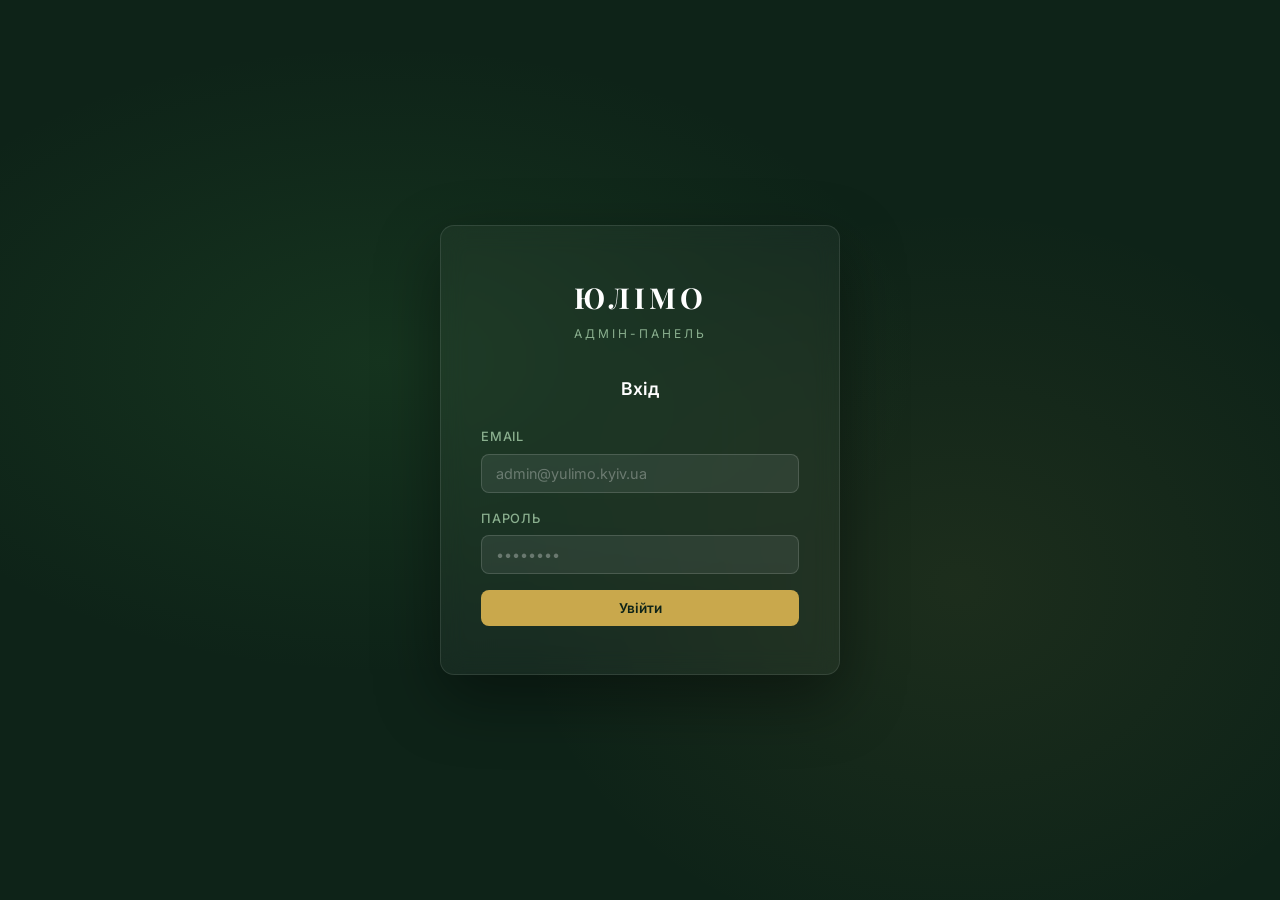
<file: frontend/admin/login.html>
<!DOCTYPE html>
<html lang="uk">
<head>
    <meta charset="UTF-8">
    <meta name="viewport" content="width=device-width, initial-scale=1.0">
    <title>Вхід — Адмін-панель Юлімо</title>
    <meta name="robots" content="noindex, nofollow">
    <link rel="preconnect" href="https://fonts.googleapis.com">
    <link rel="preconnect" href="https://fonts.gstatic.com" crossorigin>
    <link href="https://fonts.googleapis.com/css2?family=Playfair+Display:wght@400;600;700&family=Inter:wght@300;400;500;600;700&display=swap" rel="stylesheet">
    <link rel="stylesheet" href="css/admin.css">
</head>
<body class="login-page">

    <div class="login-card">
        <div class="login-logo">
            <span class="logo-text">ЮЛІМО</span>
            <span class="admin-label">Адмін-панель</span>
        </div>

        <p class="login-title">Вхід</p>

        <div id="alertBox" class="alert alert-error"></div>

        <form id="loginForm" novalidate>
            <div class="form-group">
                <label for="email">Email</label>
                <input
                    type="email"
                    id="email"
                    name="email"
                    placeholder="admin@yulimo.kyiv.ua"
                    autocomplete="username"
                    required
                >
            </div>

            <div class="form-group">
                <label for="password">Пароль</label>
                <input
                    type="password"
                    id="password"
                    name="password"
                    placeholder="••••••••"
                    autocomplete="current-password"
                    required
                >
            </div>

            <button type="submit" class="btn btn-primary btn-block" id="submitBtn">
                Увійти
            </button>
        </form>
    </div>

    <div id="toast-container"></div>

    <script type="module">
        import { setToken, getToken } from './js/auth.js';
        import { login } from './js/api.js';

        /* If already authenticated, go to bookings */
        if (getToken()) {
            window.location.replace('/admin/bookings.html');
        }

        const form      = document.getElementById('loginForm');
        const alertBox  = document.getElementById('alertBox');
        const submitBtn = document.getElementById('submitBtn');

        function showError(msg) {
            alertBox.textContent = msg;
            alertBox.className = 'alert alert-error show';
        }

        function hideError() {
            alertBox.className = 'alert alert-error';
        }

        form.addEventListener('submit', async (e) => {
            e.preventDefault();
            hideError();

            const email    = form.email.value.trim();
            const password = form.password.value;

            if (!email || !password) {
                showError('Введіть email і пароль');
                return;
            }

            submitBtn.disabled = true;
            submitBtn.textContent = 'Вхід...';

            try {
                const data = await login(email, password);
                setToken(data.access_token);
                window.location.replace('/admin/bookings.html');
            } catch (err) {
                showError(err.message || 'Помилка входу');
                submitBtn.disabled = false;
                submitBtn.textContent = 'Увійти';
            }
        });
    </script>
</body>
</html>
</file>
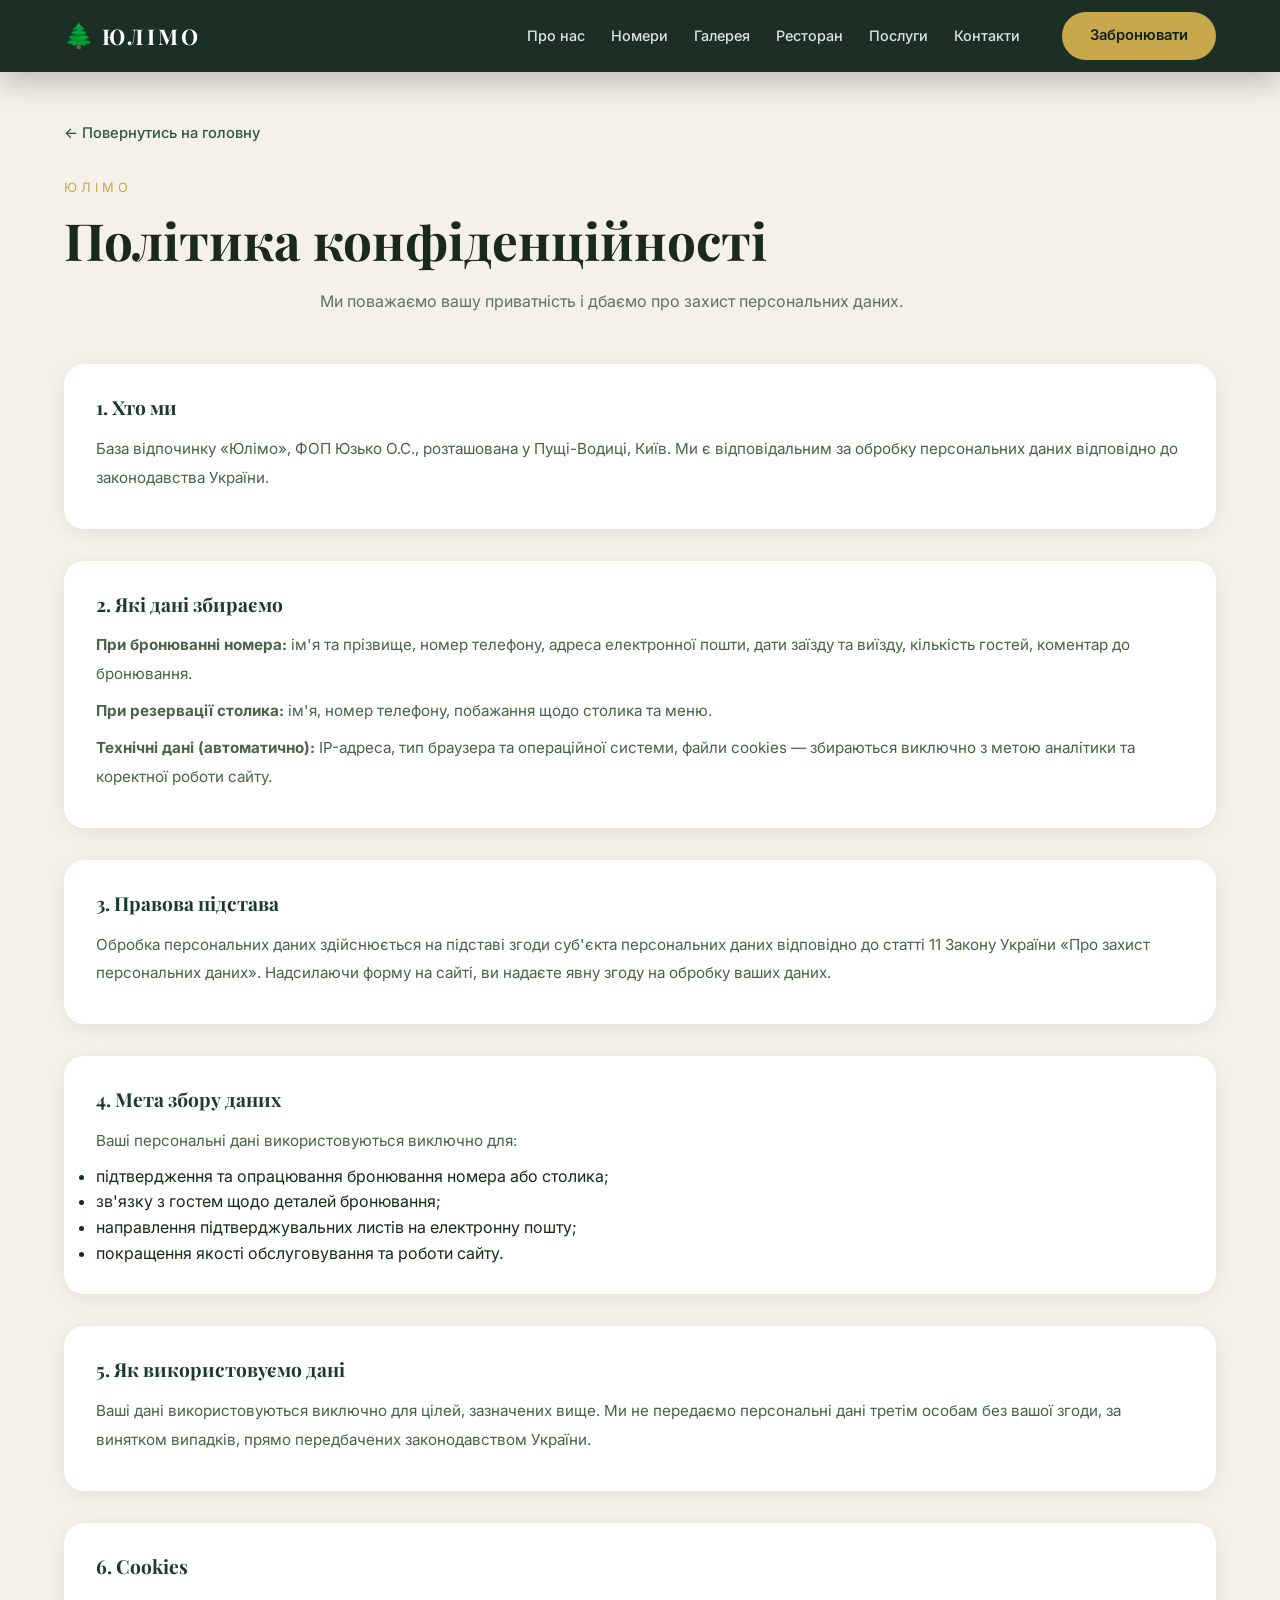
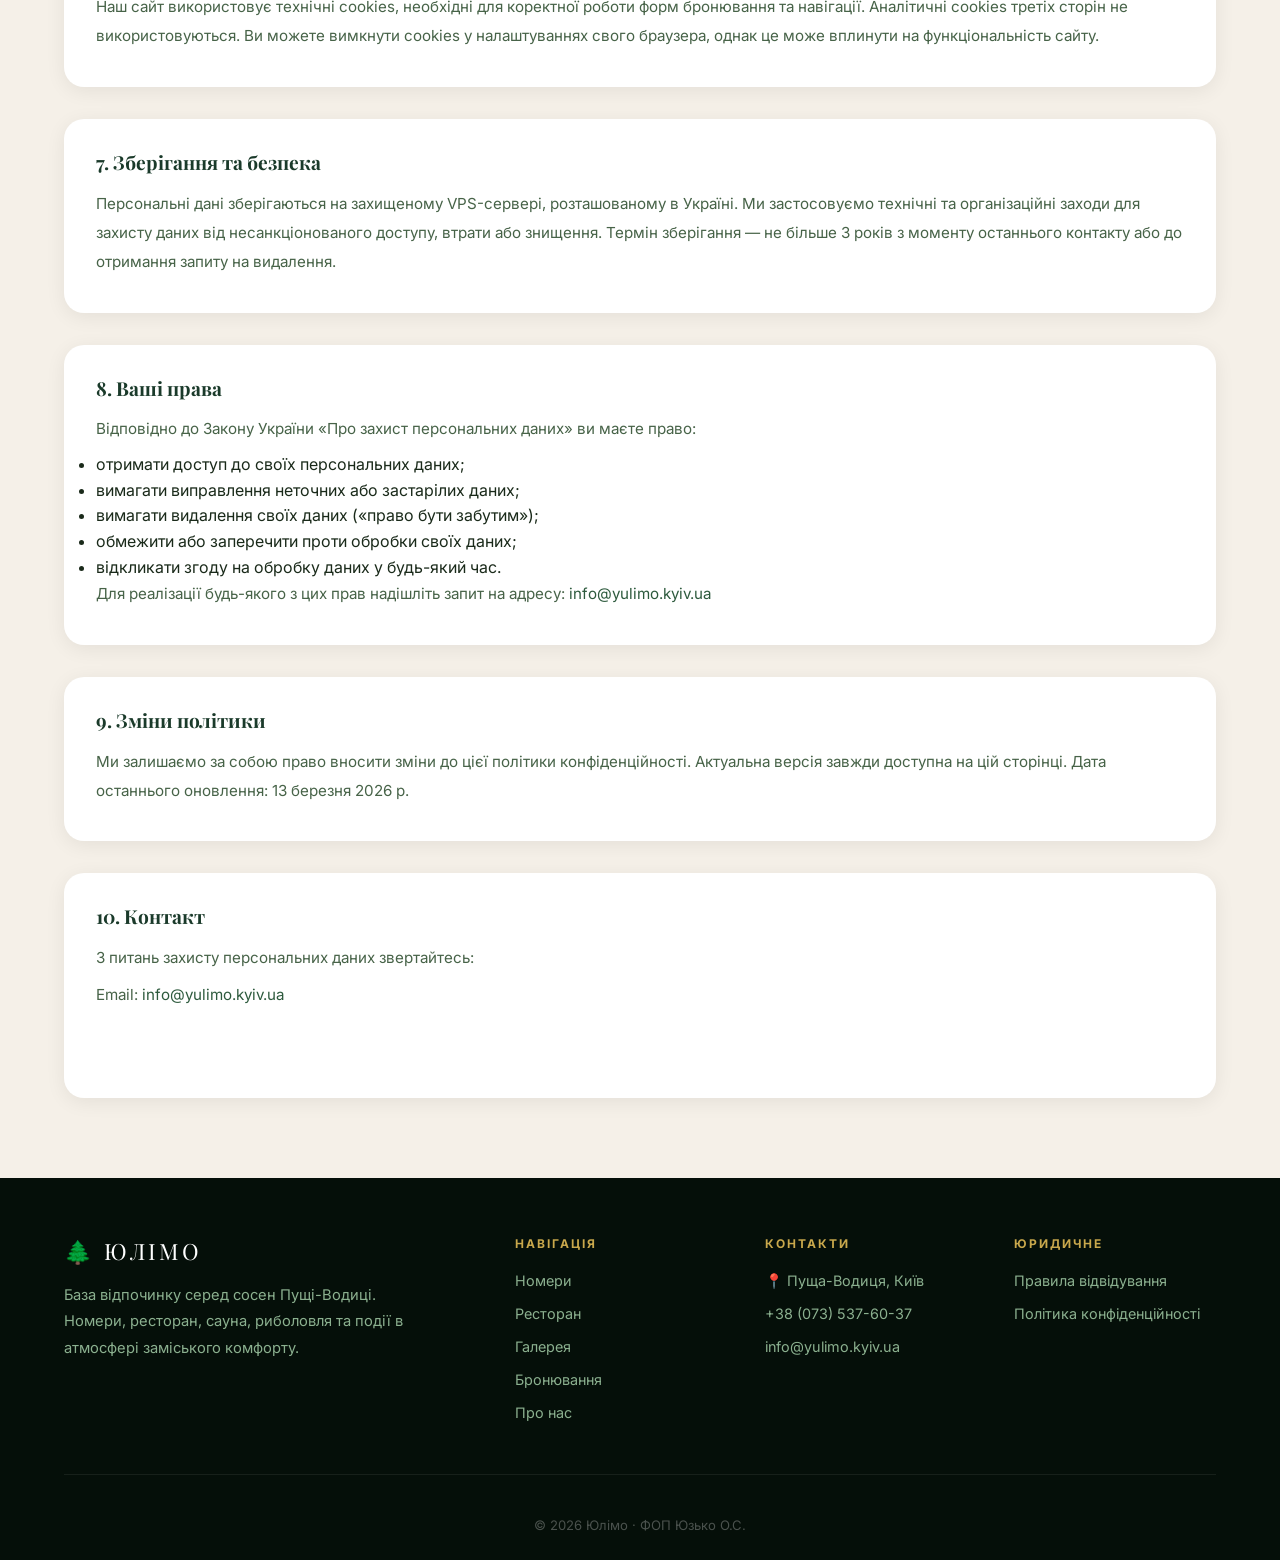
<file: frontend/pages/privacy.html>
<!DOCTYPE html>
<html lang="uk">
<head>
    <meta charset="UTF-8">
    <meta name="viewport" content="width=device-width, initial-scale=1.0">
    <title>Політика конфіденційності — Юлімо</title>
    <meta name="description" content="Політика конфіденційності бази відпочинку Юлімо — як ми збираємо, використовуємо та зберігаємо ваші дані.">
    <meta name="robots" content="index, follow">
    <link rel="icon" type="image/x-icon" href="/favicon.ico">
    <link rel="preconnect" href="https://fonts.googleapis.com">
    <link rel="preconnect" href="https://fonts.gstatic.com" crossorigin>
    <link href="https://fonts.googleapis.com/css2?family=Playfair+Display:wght@400;600;700&family=Inter:wght@300;400;500;600;700&display=swap" rel="stylesheet">
    <link rel="stylesheet" href="../css/style.css">
</head>
<body>
    <nav class="navbar scrolled" id="navbar">
        <div class="container nav-inner">
            <a href="../index.html" class="logo">
                <span class="logo-icon">🌲</span>
                <span class="logo-text">ЮЛІМО</span>
            </a>
            <ul class="nav-links" id="navLinks">
                <li><a href="../index.html#about">Про нас</a></li>
                <li><a href="../index.html#rooms">Номери</a></li>
                <li><a href="../index.html#gallery">Галерея</a></li>
                <li><a href="../index.html#restaurant">Ресторан</a></li>
                <li><a href="../index.html#services">Послуги</a></li>
                <li><a href="../index.html#contacts">Контакти</a></li>
            </ul>
            <a href="../index.html#booking" class="btn btn-primary nav-btn">Забронювати</a>
            <button class="burger" id="burger" aria-label="Меню" aria-expanded="false" aria-controls="navLinks">
                <span></span><span></span><span></span>
            </button>
        </div>
    </nav>

    <main class="page-content">
        <div class="container">
            <a href="../index.html" class="back-link">← Повернутись на головну</a>

            <div class="page-header">
                <p class="section-label">Юлімо</p>
                <h1 class="section-title">Політика конфіденційності</h1>
                <p class="section-subtitle">Ми поважаємо вашу приватність і дбаємо про захист персональних даних.</p>
            </div>

            <div class="privacy-content">
                <div class="privacy-section">
                    <h2>1. Хто ми</h2>
                    <p>База відпочинку «Юлімо», ФОП Юзько О.С., розташована у Пущі-Водиці, Київ. Ми є відповідальним за обробку персональних даних відповідно до законодавства України.</p>
                </div>

                <div class="privacy-section">
                    <h2>2. Які дані збираємо</h2>
                    <p><strong>При бронюванні номера:</strong> ім'я та прізвище, номер телефону, адреса електронної пошти, дати заїзду та виїзду, кількість гостей, коментар до бронювання.</p>
                    <p><strong>При резервації столика:</strong> ім'я, номер телефону, побажання щодо столика та меню.</p>
                    <p><strong>Технічні дані (автоматично):</strong> IP-адреса, тип браузера та операційної системи, файли cookies — збираються виключно з метою аналітики та коректної роботи сайту.</p>
                </div>

                <div class="privacy-section">
                    <h2>3. Правова підстава</h2>
                    <p>Обробка персональних даних здійснюється на підставі згоди суб'єкта персональних даних відповідно до статті 11 Закону України «Про захист персональних даних». Надсилаючи форму на сайті, ви надаєте явну згоду на обробку ваших даних.</p>
                </div>

                <div class="privacy-section">
                    <h2>4. Мета збору даних</h2>
                    <p>Ваші персональні дані використовуються виключно для:</p>
                    <ul>
                        <li>підтвердження та опрацювання бронювання номера або столика;</li>
                        <li>зв'язку з гостем щодо деталей бронювання;</li>
                        <li>направлення підтверджувальних листів на електронну пошту;</li>
                        <li>покращення якості обслуговування та роботи сайту.</li>
                    </ul>
                </div>

                <div class="privacy-section">
                    <h2>5. Як використовуємо дані</h2>
                    <p>Ваші дані використовуються виключно для цілей, зазначених вище. Ми не передаємо персональні дані третім особам без вашої згоди, за винятком випадків, прямо передбачених законодавством України.</p>
                </div>

                <div class="privacy-section">
                    <h2>6. Cookies</h2>
                    <p>Наш сайт використовує технічні cookies, необхідні для коректної роботи форм бронювання та навігації. Аналітичні cookies третіх сторін не використовуються. Ви можете вимкнути cookies у налаштуваннях свого браузера, однак це може вплинути на функціональність сайту.</p>
                </div>

                <div class="privacy-section">
                    <h2>7. Зберігання та безпека</h2>
                    <p>Персональні дані зберігаються на захищеному VPS-сервері, розташованому в Україні. Ми застосовуємо технічні та організаційні заходи для захисту даних від несанкціонованого доступу, втрати або знищення. Термін зберігання — не більше 3 років з моменту останнього контакту або до отримання запиту на видалення.</p>
                </div>

                <div class="privacy-section">
                    <h2>8. Ваші права</h2>
                    <p>Відповідно до Закону України «Про захист персональних даних» ви маєте право:</p>
                    <ul>
                        <li>отримати доступ до своїх персональних даних;</li>
                        <li>вимагати виправлення неточних або застарілих даних;</li>
                        <li>вимагати видалення своїх даних («право бути забутим»);</li>
                        <li>обмежити або заперечити проти обробки своїх даних;</li>
                        <li>відкликати згоду на обробку даних у будь-який час.</li>
                    </ul>
                    <p>Для реалізації будь-якого з цих прав надішліть запит на адресу: <a href="mailto:info@yulimo.kyiv.ua">info@yulimo.kyiv.ua</a></p>
                </div>

                <div class="privacy-section">
                    <h2>9. Зміни політики</h2>
                    <p>Ми залишаємо за собою право вносити зміни до цієї політики конфіденційності. Актуальна версія завжди доступна на цій сторінці. Дата останнього оновлення: 13 березня 2026 р.</p>
                </div>

                <div class="privacy-section">
                    <h2>10. Контакт</h2>
                    <p>З питань захисту персональних даних звертайтесь:</p>
                    <p>Email: <a href="mailto:info@yulimo.kyiv.ua">info@yulimo.kyiv.ua</a></p>
                    <p><button class="btn btn-outline contact-popup-trigger" onclick="openContactPopup()">Написати нам</button></p>
                </div>
            </div>
        </div>
    </main>

    <footer class="footer">
        <div class="container">
            <div class="footer-top">
                <div class="footer-brand">
                    <div class="footer-logo">🌲 ЮЛІМО</div>
                    <p>База відпочинку серед сосен Пущі-Водиці. Номери, ресторан, сауна, риболовля та події в атмосфері заміського комфорту.</p>
                </div>
                <div class="footer-links">
                    <h5>Навігація</h5>
                    <a href="../index.html#rooms">Номери</a>
                    <a href="../index.html#restaurant">Ресторан</a>
                    <a href="../index.html#gallery">Галерея</a>
                    <a href="../index.html#booking">Бронювання</a>
                    <a href="../index.html#about">Про нас</a>
                </div>
                <div class="footer-contacts">
                    <h5>Контакти</h5>
                    <span class="footer-placeholder">📍 Пуща-Водиця, Київ</span>
                    <a href="tel:+380735376037">+38 (073) 537-60-37</a>
                    <a href="mailto:info@yulimo.kyiv.ua">info@yulimo.kyiv.ua</a>
                </div>
                <div class="footer-legal">
                    <h5>Юридичне</h5>
                    <a href="rules.html">Правила відвідування</a>
                    <a href="privacy.html">Політика конфіденційності</a>
                </div>
            </div>
            <div class="footer-bottom">
                <p>© 2026 Юлімо · ФОП Юзько О.С.</p>
            </div>
        </div>
    </footer>

    <div id="contactPopupOverlay" style="display:none; position:fixed; top:0; left:0; width:100%; height:100%; background:rgba(0,0,0,0.6); z-index:9999; align-items:center; justify-content:center;">
        <div style="background:#fff; border-radius:16px; padding:32px; max-width:480px; width:90%; position:relative;">
            <button onclick="closeContactPopup()" style="position:absolute; top:16px; right:16px; background:none; border:none; font-size:24px; cursor:pointer; line-height:1;" aria-label="Закрити">&times;</button>
            <h2 style="margin-top:0; margin-bottom:24px;">Напишіть нам</h2>
            <form id="contactForm" onsubmit="submitContactForm(event)">
                <div style="margin-bottom:16px;">
                    <label style="display:block; margin-bottom:6px; font-weight:500;">Ім'я</label>
                    <input type="text" id="contactName" required placeholder="Ваше ім'я" style="width:100%; padding:10px 14px; border:1px solid #ddd; border-radius:8px; font-size:16px; box-sizing:border-box;">
                </div>
                <div style="margin-bottom:16px;">
                    <label style="display:block; margin-bottom:6px; font-weight:500;">Email</label>
                    <input type="email" id="contactEmail" required placeholder="your@email.com" style="width:100%; padding:10px 14px; border:1px solid #ddd; border-radius:8px; font-size:16px; box-sizing:border-box;">
                </div>
                <div style="margin-bottom:20px;">
                    <label style="display:block; margin-bottom:6px; font-weight:500;">Повідомлення</label>
                    <textarea id="contactMessage" required placeholder="Ваше повідомлення..." rows="5" style="width:100%; padding:10px 14px; border:1px solid #ddd; border-radius:8px; font-size:16px; box-sizing:border-box; resize:vertical;"></textarea>
                </div>
                <div id="contactFormMsg" style="display:none; margin-bottom:16px; padding:12px; border-radius:8px;"></div>
                <button type="submit" class="btn btn-primary" style="width:100%;">Надіслати</button>
            </form>
        </div>
    </div>

    <script>
        function openContactPopup() {
            const overlay = document.getElementById('contactPopupOverlay');
            overlay.style.display = 'flex';
            document.body.style.overflow = 'hidden';
        }
        function closeContactPopup() {
            const overlay = document.getElementById('contactPopupOverlay');
            overlay.style.display = 'none';
            document.body.style.overflow = '';
            const msg = document.getElementById('contactFormMsg');
            msg.style.display = 'none';
            document.getElementById('contactForm').reset();
        }
        document.getElementById('contactPopupOverlay').addEventListener('click', function(e) {
            if (e.target === this) closeContactPopup();
        });
        async function submitContactForm(e) {
            e.preventDefault();
            const name = document.getElementById('contactName').value.trim();
            const email = document.getElementById('contactEmail').value.trim();
            const message = document.getElementById('contactMessage').value.trim();
            const msgEl = document.getElementById('contactFormMsg');
            try {
                const resp = await fetch('/api/contact', {
                    method: 'POST',
                    headers: {'Content-Type': 'application/json'},
                    body: JSON.stringify({name, email, message}),
                });
                const result = await resp.json();
                if (resp.ok && result.success) {
                    msgEl.textContent = 'Дякуємо! Ми відповімо найближчим часом.';
                    msgEl.style.display = 'block';
                    msgEl.style.background = '#d4edda';
                    msgEl.style.color = '#155724';
                    setTimeout(closeContactPopup, 2000);
                } else {
                    throw new Error('server');
                }
            } catch (_) {
                msgEl.textContent = 'Виникла помилка. Будь ласка, спробуйте пізніше.';
                msgEl.style.display = 'block';
                msgEl.style.background = '#f8d7da';
                msgEl.style.color = '#721c24';
            }
        }
    </script>
</body>
</html>
</file>
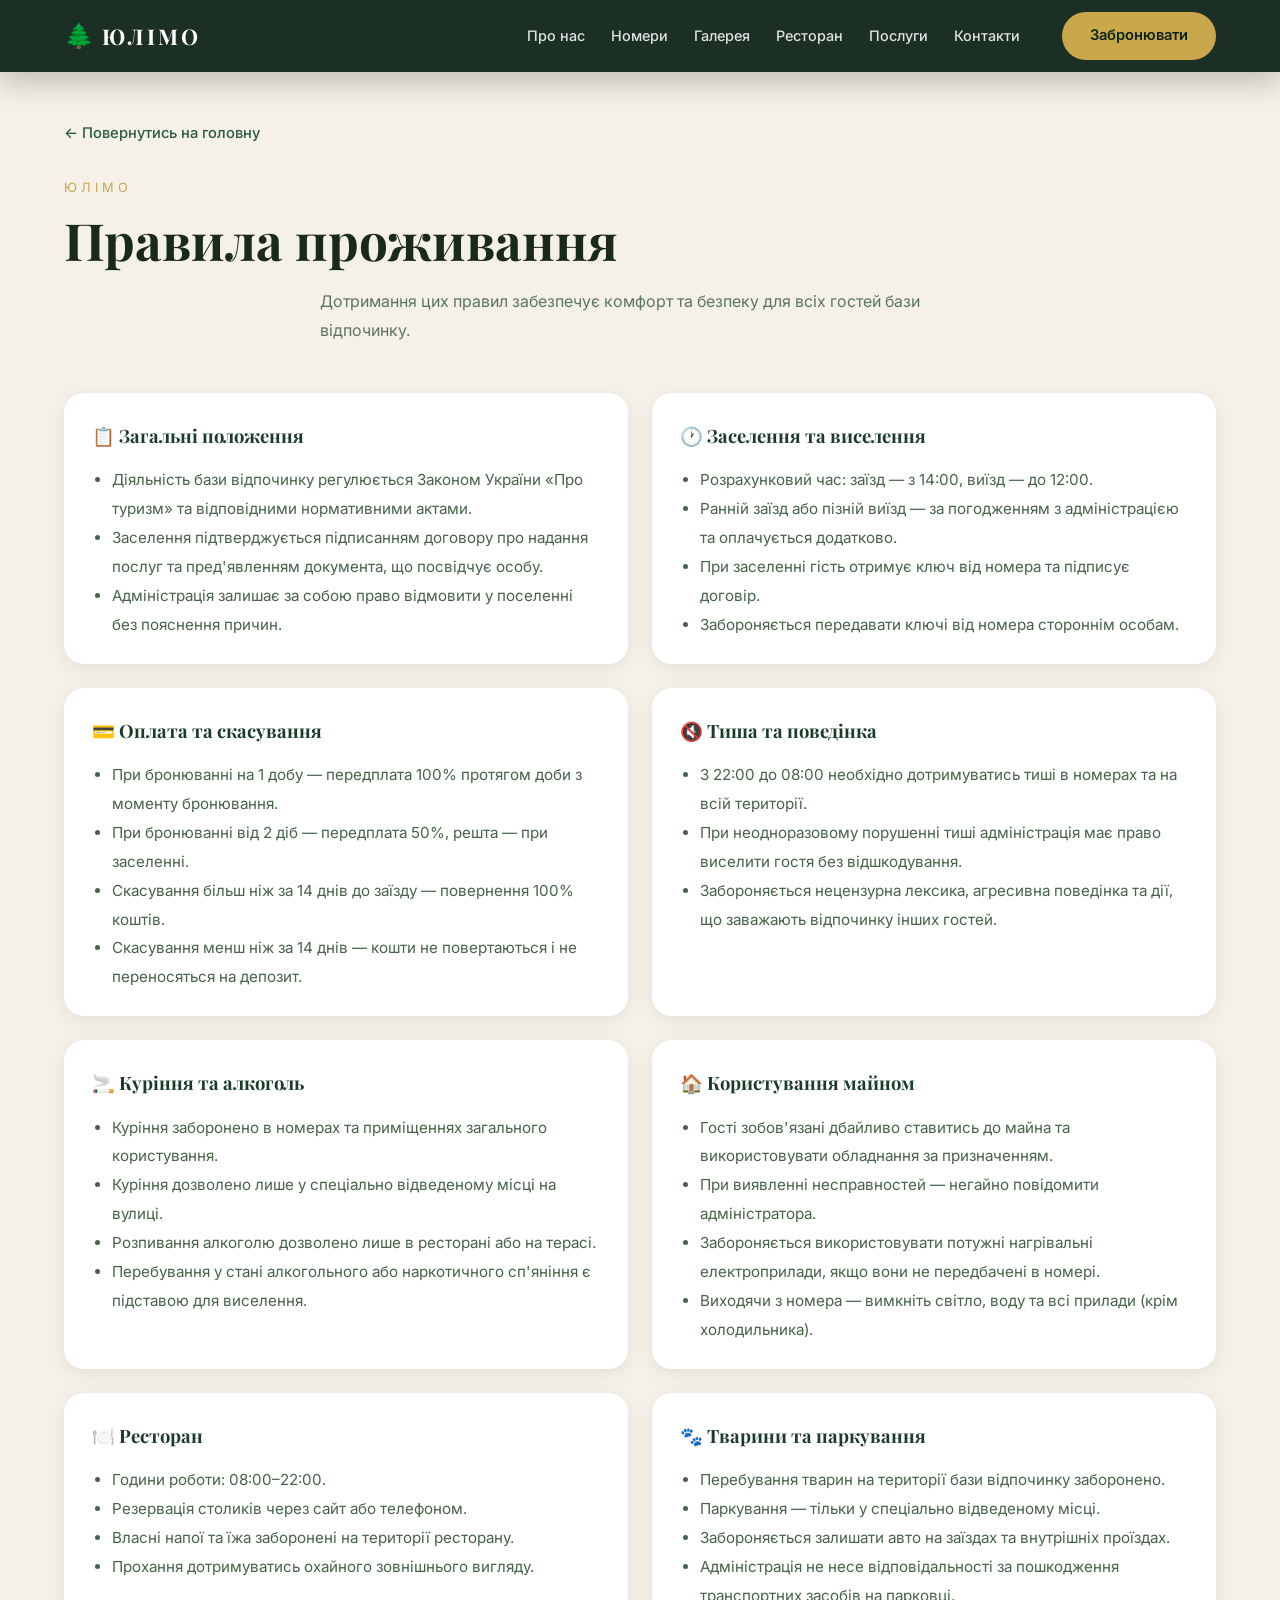
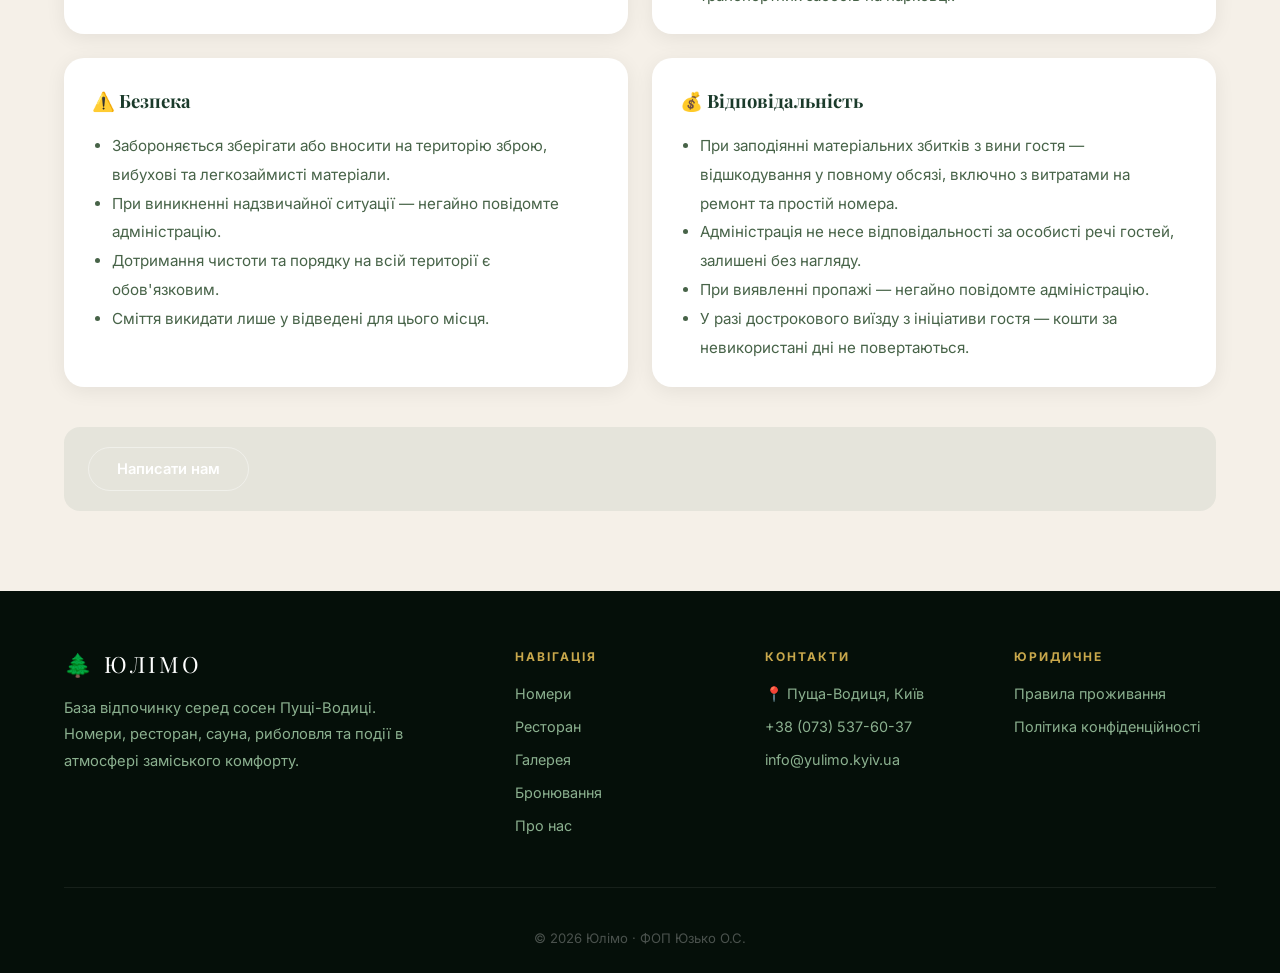
<file: frontend/pages/rules.html>
<!DOCTYPE html>
<html lang="uk">
<head>
    <meta charset="UTF-8">
    <meta name="viewport" content="width=device-width, initial-scale=1.0">
    <title>Правила проживання — Юлімо</title>
    <meta name="description" content="Правила проживання та внутрішній розпорядок бази відпочинку Юлімо.">
    <meta name="robots" content="index, follow">
    <link rel="icon" type="image/x-icon" href="/favicon.ico">
    <link rel="preconnect" href="https://fonts.googleapis.com">
    <link rel="preconnect" href="https://fonts.gstatic.com" crossorigin>
    <link href="https://fonts.googleapis.com/css2?family=Playfair+Display:wght@400;600;700&family=Inter:wght@300;400;500;600;700&display=swap" rel="stylesheet">
    <link rel="stylesheet" href="../css/style.css">
</head>
<body>
    <nav class="navbar scrolled" id="navbar">
        <div class="container nav-inner">
            <a href="../index.html" class="logo">
                <span class="logo-icon">🌲</span>
                <span class="logo-text">ЮЛІМО</span>
            </a>
            <ul class="nav-links" id="navLinks">
                <li><a href="../index.html#about">Про нас</a></li>
                <li><a href="../index.html#rooms">Номери</a></li>
                <li><a href="../index.html#gallery">Галерея</a></li>
                <li><a href="../index.html#restaurant">Ресторан</a></li>
                <li><a href="../index.html#services">Послуги</a></li>
                <li><a href="../index.html#contacts">Контакти</a></li>
            </ul>
            <a href="../index.html#booking" class="btn btn-primary nav-btn">Забронювати</a>
            <button class="burger" id="burger" aria-label="Меню" aria-expanded="false" aria-controls="navLinks">
                <span></span><span></span><span></span>
            </button>
        </div>
    </nav>

    <main class="page-content">
        <div class="container">
            <a href="../index.html" class="back-link">← Повернутись на головну</a>

            <div class="page-header">
                <p class="section-label">Юлімо</p>
                <h1 class="section-title">Правила проживання</h1>
                <p class="section-subtitle">Дотримання цих правил забезпечує комфорт та безпеку для всіх гостей бази відпочинку.</p>
            </div>

            <div class="rules-grid">

                <div class="rules-section">
                    <h2>📋 Загальні положення</h2>
                    <ul>
                        <li>Діяльність бази відпочинку регулюється Законом України «Про туризм» та відповідними нормативними актами.</li>
                        <li>Заселення підтверджується підписанням договору про надання послуг та пред'явленням документа, що посвідчує особу.</li>
                        <li>Адміністрація залишає за собою право відмовити у поселенні без пояснення причин.</li>
                    </ul>
                </div>

                <div class="rules-section">
                    <h2>🕐 Заселення та виселення</h2>
                    <ul>
                        <li>Розрахунковий час: заїзд — з 14:00, виїзд — до 12:00.</li>
                        <li>Ранній заїзд або пізній виїзд — за погодженням з адміністрацією та оплачується додатково.</li>
                        <li>При заселенні гість отримує ключ від номера та підписує договір.</li>
                        <li>Забороняється передавати ключі від номера стороннім особам.</li>
                    </ul>
                </div>

                <div class="rules-section">
                    <h2>💳 Оплата та скасування</h2>
                    <ul>
                        <li>При бронюванні на 1 добу — передплата 100% протягом доби з моменту бронювання.</li>
                        <li>При бронюванні від 2 діб — передплата 50%, решта — при заселенні.</li>
                        <li>Скасування більш ніж за 14 днів до заїзду — повернення 100% коштів.</li>
                        <li>Скасування менш ніж за 14 днів — кошти не повертаються і не переносяться на депозит.</li>
                    </ul>
                </div>

                <div class="rules-section">
                    <h2>🔇 Тиша та поведінка</h2>
                    <ul>
                        <li>З 22:00 до 08:00 необхідно дотримуватись тиші в номерах та на всій території.</li>
                        <li>При неодноразовому порушенні тиші адміністрація має право виселити гостя без відшкодування.</li>
                        <li>Забороняється нецензурна лексика, агресивна поведінка та дії, що заважають відпочинку інших гостей.</li>
                    </ul>
                </div>

                <div class="rules-section">
                    <h2>🚬 Куріння та алкоголь</h2>
                    <ul>
                        <li>Куріння заборонено в номерах та приміщеннях загального користування.</li>
                        <li>Куріння дозволено лише у спеціально відведеному місці на вулиці.</li>
                        <li>Розпивання алкоголю дозволено лише в ресторані або на терасі.</li>
                        <li>Перебування у стані алкогольного або наркотичного сп'яніння є підставою для виселення.</li>
                    </ul>
                </div>

                <div class="rules-section">
                    <h2>🏠 Користування майном</h2>
                    <ul>
                        <li>Гості зобов'язані дбайливо ставитись до майна та використовувати обладнання за призначенням.</li>
                        <li>При виявленні несправностей — негайно повідомити адміністратора.</li>
                        <li>Забороняється використовувати потужні нагрівальні електроприлади, якщо вони не передбачені в номері.</li>
                        <li>Виходячи з номера — вимкніть світло, воду та всі прилади (крім холодильника).</li>
                    </ul>
                </div>

                <div class="rules-section">
                    <h2>🍽️ Ресторан</h2>
                    <ul>
                        <li>Години роботи: 08:00–22:00.</li>
                        <li>Резервація столиків через сайт або телефоном.</li>
                        <li>Власні напої та їжа заборонені на території ресторану.</li>
                        <li>Прохання дотримуватись охайного зовнішнього вигляду.</li>
                    </ul>
                </div>

                <div class="rules-section">
                    <h2>🐾 Тварини та паркування</h2>
                    <ul>
                        <li>Перебування тварин на території бази відпочинку заборонено.</li>
                        <li>Паркування — тільки у спеціально відведеному місці.</li>
                        <li>Забороняється залишати авто на заїздах та внутрішніх проїздах.</li>
                        <li>Адміністрація не несе відповідальності за пошкодження транспортних засобів на парковці.</li>
                    </ul>
                </div>

                <div class="rules-section">
                    <h2>⚠️ Безпека</h2>
                    <ul>
                        <li>Забороняється зберігати або вносити на територію зброю, вибухові та легкозаймисті матеріали.</li>
                        <li>При виникненні надзвичайної ситуації — негайно повідомте адміністрацію.</li>
                        <li>Дотримання чистоти та порядку на всій території є обов'язковим.</li>
                        <li>Сміття викидати лише у відведені для цього місця.</li>
                    </ul>
                </div>

                <div class="rules-section">
                    <h2>💰 Відповідальність</h2>
                    <ul>
                        <li>При заподіянні матеріальних збитків з вини гостя — відшкодування у повному обсязі, включно з витратами на ремонт та простій номера.</li>
                        <li>Адміністрація не несе відповідальності за особисті речі гостей, залишені без нагляду.</li>
                        <li>При виявленні пропажі — негайно повідомте адміністрацію.</li>
                        <li>У разі дострокового виїзду з ініціативи гостя — кошти за невикористані дні не повертаються.</li>
                    </ul>
                </div>

            </div>

            <div class="page-contact-note">
                <button class="btn btn-outline contact-popup-trigger" onclick="openContactPopup()">Написати нам</button>
            </div>
        </div>
    </main>

    <footer class="footer">
        <div class="container">
            <div class="footer-top">
                <div class="footer-brand">
                    <div class="footer-logo">🌲 ЮЛІМО</div>
                    <p>База відпочинку серед сосен Пущі-Водиці. Номери, ресторан, сауна, риболовля та події в атмосфері заміського комфорту.</p>
                </div>
                <div class="footer-links">
                    <h5>Навігація</h5>
                    <a href="../index.html#rooms">Номери</a>
                    <a href="../index.html#restaurant">Ресторан</a>
                    <a href="../index.html#gallery">Галерея</a>
                    <a href="../index.html#booking">Бронювання</a>
                    <a href="../index.html#about">Про нас</a>
                </div>
                <div class="footer-contacts">
                    <h5>Контакти</h5>
                    <span class="footer-placeholder">📍 Пуща-Водиця, Київ</span>
                    <a href="tel:+380735376037">+38 (073) 537-60-37</a>
                    <a href="mailto:info@yulimo.kyiv.ua">info@yulimo.kyiv.ua</a>
                </div>
                <div class="footer-legal">
                    <h5>Юридичне</h5>
                    <a href="rules.html">Правила проживання</a>
                    <a href="privacy.html">Політика конфіденційності</a>
                </div>
            </div>
            <div class="footer-bottom">
                <p>© 2026 Юлімо · ФОП Юзько О.С.</p>
            </div>
        </div>
    </footer>

    <div id="contactPopupOverlay" style="display:none; position:fixed; top:0; left:0; width:100%; height:100%; background:rgba(0,0,0,0.6); z-index:9999; align-items:center; justify-content:center;">
        <div style="background:#fff; border-radius:16px; padding:32px; max-width:480px; width:90%; position:relative;">
            <button onclick="closeContactPopup()" style="position:absolute; top:16px; right:16px; background:none; border:none; font-size:24px; cursor:pointer; line-height:1;" aria-label="Закрити">&times;</button>
            <h2 style="margin-top:0; margin-bottom:24px;">Напишіть нам</h2>
            <form id="contactForm" onsubmit="submitContactForm(event)">
                <div style="margin-bottom:16px;">
                    <label style="display:block; margin-bottom:6px; font-weight:500;">Ім'я</label>
                    <input type="text" id="contactName" required placeholder="Ваше ім'я" style="width:100%; padding:10px 14px; border:1px solid #ddd; border-radius:8px; font-size:16px; box-sizing:border-box;">
                </div>
                <div style="margin-bottom:16px;">
                    <label style="display:block; margin-bottom:6px; font-weight:500;">Email</label>
                    <input type="email" id="contactEmail" required placeholder="your@email.com" style="width:100%; padding:10px 14px; border:1px solid #ddd; border-radius:8px; font-size:16px; box-sizing:border-box;">
                </div>
                <div style="margin-bottom:20px;">
                    <label style="display:block; margin-bottom:6px; font-weight:500;">Повідомлення</label>
                    <textarea id="contactMessage" required placeholder="Ваше повідомлення..." rows="5" style="width:100%; padding:10px 14px; border:1px solid #ddd; border-radius:8px; font-size:16px; box-sizing:border-box; resize:vertical;"></textarea>
                </div>
                <div id="contactFormMsg" style="display:none; margin-bottom:16px; padding:12px; border-radius:8px;"></div>
                <button type="submit" class="btn btn-primary" style="width:100%;">Надіслати</button>
            </form>
        </div>
    </div>

    <script>
        function openContactPopup() {
            const overlay = document.getElementById('contactPopupOverlay');
            overlay.style.display = 'flex';
            document.body.style.overflow = 'hidden';
        }
        function closeContactPopup() {
            const overlay = document.getElementById('contactPopupOverlay');
            overlay.style.display = 'none';
            document.body.style.overflow = '';
            const msg = document.getElementById('contactFormMsg');
            msg.style.display = 'none';
            document.getElementById('contactForm').reset();
        }
        document.getElementById('contactPopupOverlay').addEventListener('click', function(e) {
            if (e.target === this) closeContactPopup();
        });
        async function submitContactForm(e) {
            e.preventDefault();
            const name = document.getElementById('contactName').value.trim();
            const email = document.getElementById('contactEmail').value.trim();
            const message = document.getElementById('contactMessage').value.trim();
            const msgEl = document.getElementById('contactFormMsg');
            try {
                const resp = await fetch('/api/contact', {
                    method: 'POST',
                    headers: {'Content-Type': 'application/json'},
                    body: JSON.stringify({name, email, message}),
                });
                const result = await resp.json();
                if (resp.ok && result.success) {
                    msgEl.textContent = 'Дякуємо! Ми відповімо найближчим часом.';
                    msgEl.style.display = 'block';
                    msgEl.style.background = '#d4edda';
                    msgEl.style.color = '#155724';
                    setTimeout(closeContactPopup, 2000);
                } else {
                    throw new Error('server');
                }
            } catch (_) {
                msgEl.textContent = 'Виникла помилка. Будь ласка, спробуйте пізніше.';
                msgEl.style.display = 'block';
                msgEl.style.background = '#f8d7da';
                msgEl.style.color = '#721c24';
            }
        }
    </script>
</body>
</html>
</file>
<file: frontend/admin/css/admin.css>
/* ===========================
   YULIMO — Admin Panel Styles
   =========================== */

:root {
    --green-dark: #0e2318;
    --green-mid: #1a3a2a;
    --green-light: #2d5a3d;
    --green-accent: #4caf50;
    --gold: #c9a84c;
    --gold-light: #e8c96a;
    --beige: #f5f0e8;
    --white: #ffffff;
    --text-light: #d3e8d1;
    --text-muted: #8bb08f;
    --radius: 14px;
    --shadow: 0 8px 32px rgba(0,0,0,0.14);

    --sidebar-width: 228px;
    --header-height: 60px;
    --danger: #e05252;
    --warning: #e0a44a;
    --success: #3fae5a;
    --info: #4a90d9;
}

* { margin: 0; padding: 0; box-sizing: border-box; }
html { scroll-behavior: smooth; }

body {
    font-family: 'Inter', sans-serif;
    background: #f0ede8;
    color: #1a2a1a;
    line-height: 1.6;
    font-size: 14px;
}

/* ── LOGIN PAGE ─────────────────────────────────────── */
.login-page {
    min-height: 100vh;
    display: flex;
    align-items: center;
    justify-content: center;
    background: var(--green-dark);
    background-image:
        radial-gradient(ellipse 60% 50% at 30% 40%, rgba(77,175,80,0.12) 0%, transparent 70%),
        radial-gradient(ellipse 50% 60% at 75% 65%, rgba(201,168,76,0.08) 0%, transparent 70%);
}

.login-card {
    background: rgba(255,255,255,0.04);
    border: 1px solid rgba(255,255,255,0.1);
    border-radius: var(--radius);
    padding: 48px 40px;
    width: 100%;
    max-width: 400px;
    backdrop-filter: blur(12px);
    box-shadow: 0 24px 64px rgba(0,0,0,0.4);
}

.login-logo {
    text-align: center;
    margin-bottom: 32px;
}

.login-logo .logo-text {
    font-family: 'Playfair Display', serif;
    font-size: 1.8rem;
    font-weight: 700;
    letter-spacing: 4px;
    color: var(--white);
    display: block;
}

.login-logo .admin-label {
    font-size: 0.75rem;
    color: var(--text-muted);
    letter-spacing: 3px;
    text-transform: uppercase;
    margin-top: 4px;
    display: block;
}

.login-title {
    font-size: 1.1rem;
    font-weight: 600;
    color: var(--white);
    margin-bottom: 24px;
    text-align: center;
}

/* ── FORM ELEMENTS ──────────────────────────────────── */
.form-group {
    margin-bottom: 16px;
}

.form-group label {
    display: block;
    font-size: 0.8rem;
    font-weight: 500;
    color: var(--text-muted);
    text-transform: uppercase;
    letter-spacing: 0.8px;
    margin-bottom: 6px;
}

.form-group input,
.form-group select,
.form-group textarea {
    width: 100%;
    padding: 10px 14px;
    background: rgba(255,255,255,0.07);
    border: 1px solid rgba(255,255,255,0.15);
    border-radius: 8px;
    color: var(--white);
    font-family: 'Inter', sans-serif;
    font-size: 0.9rem;
    transition: border-color 0.2s ease;
    outline: none;
}

.form-group input::placeholder,
.form-group textarea::placeholder {
    color: rgba(255,255,255,0.3);
}

.form-group input:focus,
.form-group select:focus,
.form-group textarea:focus {
    border-color: var(--gold);
    background: rgba(255,255,255,0.1);
}

.form-group textarea {
    resize: vertical;
    min-height: 80px;
}

.form-group select option {
    background: var(--green-dark);
    color: var(--white);
}

/* ── BUTTONS ────────────────────────────────────────── */
.btn {
    display: inline-flex;
    align-items: center;
    justify-content: center;
    gap: 6px;
    padding: 10px 20px;
    border-radius: 8px;
    font-family: 'Inter', sans-serif;
    font-size: 0.85rem;
    font-weight: 600;
    cursor: pointer;
    border: none;
    transition: all 0.2s ease;
    text-decoration: none;
    white-space: nowrap;
}

.btn-primary {
    background: var(--gold);
    color: var(--green-dark);
}

.btn-primary:hover {
    background: var(--gold-light);
    transform: translateY(-1px);
    box-shadow: 0 4px 16px rgba(201,168,76,0.35);
}

.btn-primary:active { transform: translateY(0); }

.btn-success {
    background: var(--success);
    color: var(--white);
}

.btn-success:hover { background: #35984e; }

.btn-danger {
    background: var(--danger);
    color: var(--white);
}

.btn-danger:hover { background: #c84242; }

.btn-warning {
    background: var(--warning);
    color: var(--white);
}

.btn-warning:hover { background: #c8903a; }

.btn-secondary {
    background: rgba(255,255,255,0.1);
    color: var(--text-light);
    border: 1px solid rgba(255,255,255,0.15);
}

.btn-secondary:hover {
    background: rgba(255,255,255,0.16);
}

.btn-sm {
    padding: 5px 12px;
    font-size: 0.75rem;
    border-radius: 6px;
}

.btn-block { width: 100%; }

.btn:disabled {
    opacity: 0.55;
    cursor: not-allowed;
    transform: none;
}

/* ── ALERT / NOTIFICATION ───────────────────────────── */
.alert {
    padding: 10px 14px;
    border-radius: 8px;
    font-size: 0.85rem;
    margin-bottom: 16px;
    display: none;
}

.alert.show { display: block; }

.alert-error {
    background: rgba(224,82,82,0.18);
    border: 1px solid rgba(224,82,82,0.4);
    color: #f79a9a;
}

.alert-success {
    background: rgba(63,174,90,0.18);
    border: 1px solid rgba(63,174,90,0.4);
    color: #88e8a2;
}

.alert-info {
    background: rgba(74,144,217,0.18);
    border: 1px solid rgba(74,144,217,0.4);
    color: #90c4f0;
}

/* ── ADMIN LAYOUT ───────────────────────────────────── */
.admin-layout {
    display: flex;
    min-height: 100vh;
}

/* ── SIDEBAR ────────────────────────────────────────── */
.sidebar {
    width: var(--sidebar-width);
    background: var(--green-dark);
    position: fixed;
    top: 0; left: 0; bottom: 0;
    display: flex;
    flex-direction: column;
    z-index: 50;
    border-right: 1px solid rgba(255,255,255,0.07);
}

.sidebar-header {
    padding: 20px 20px 16px;
    border-bottom: 1px solid rgba(255,255,255,0.07);
}

.sidebar-logo {
    font-family: 'Playfair Display', serif;
    font-size: 1.25rem;
    font-weight: 700;
    letter-spacing: 3px;
    color: var(--white);
    text-decoration: none;
    display: block;
}

.sidebar-label {
    font-size: 0.68rem;
    color: var(--text-muted);
    letter-spacing: 2.5px;
    text-transform: uppercase;
    margin-top: 2px;
}

.sidebar-nav {
    flex: 1;
    padding: 16px 12px;
    overflow-y: auto;
}

.sidebar-nav a {
    display: flex;
    align-items: center;
    gap: 10px;
    padding: 10px 12px;
    border-radius: 8px;
    color: rgba(255,255,255,0.65);
    text-decoration: none;
    font-size: 0.88rem;
    font-weight: 500;
    transition: all 0.2s ease;
    margin-bottom: 2px;
}

.sidebar-nav a:hover {
    background: rgba(255,255,255,0.07);
    color: var(--white);
}

.sidebar-nav a.active {
    background: rgba(201,168,76,0.18);
    color: var(--gold-light);
}

.sidebar-nav a .nav-icon {
    font-size: 1.1rem;
    width: 22px;
    text-align: center;
}

.sidebar-footer {
    padding: 16px 12px;
    border-top: 1px solid rgba(255,255,255,0.07);
}

.sidebar-user {
    font-size: 0.78rem;
    color: var(--text-muted);
    margin-bottom: 8px;
    padding: 0 4px;
    overflow: hidden;
    text-overflow: ellipsis;
    white-space: nowrap;
}

/* ── MAIN CONTENT ───────────────────────────────────── */
.main-content {
    margin-left: var(--sidebar-width);
    flex: 1;
    display: flex;
    flex-direction: column;
    min-height: 100vh;
}

.topbar {
    height: var(--header-height);
    background: var(--green-mid);
    border-bottom: 1px solid rgba(255,255,255,0.07);
    display: flex;
    align-items: center;
    justify-content: space-between;
    padding: 0 28px;
    position: sticky;
    top: 0;
    z-index: 40;
}

.topbar-title {
    font-size: 1rem;
    font-weight: 600;
    color: var(--white);
}

.topbar-actions {
    display: flex;
    align-items: center;
    gap: 12px;
}

.page-content {
    padding: 28px;
    flex: 1;
}

/* ── SECTION HEADER ─────────────────────────────────── */
.section-header {
    display: flex;
    align-items: center;
    justify-content: space-between;
    margin-bottom: 20px;
}

.section-header h2 {
    font-family: 'Playfair Display', serif;
    font-size: 1.35rem;
    font-weight: 600;
    color: var(--green-dark);
}

/* ── CARD ───────────────────────────────────────────── */
.card {
    background: var(--white);
    border-radius: var(--radius);
    box-shadow: var(--shadow);
    overflow: hidden;
}

.card-header {
    padding: 16px 20px;
    border-bottom: 1px solid rgba(0,0,0,0.07);
    display: flex;
    align-items: center;
    gap: 12px;
    background: var(--green-mid);
}

.card-header h3 {
    font-size: 0.92rem;
    font-weight: 600;
    color: var(--white);
}

.card-body { padding: 20px; }

/* ── FILTERS ────────────────────────────────────────── */
.filters {
    display: flex;
    align-items: center;
    gap: 10px;
    flex-wrap: wrap;
    margin-bottom: 18px;
}

.filter-label {
    font-size: 0.82rem;
    font-weight: 500;
    color: #4a6a4a;
}

.filter-select {
    padding: 7px 12px;
    background: var(--white);
    border: 1px solid rgba(0,0,0,0.15);
    border-radius: 8px;
    font-family: 'Inter', sans-serif;
    font-size: 0.85rem;
    color: #1a2a1a;
    cursor: pointer;
    outline: none;
    transition: border-color 0.2s ease;
}

.filter-select:focus { border-color: var(--gold); }

/* ── TABLE ──────────────────────────────────────────── */
.table-wrap {
    overflow-x: auto;
    border-radius: var(--radius);
    box-shadow: var(--shadow);
}

table {
    width: 100%;
    border-collapse: collapse;
    background: var(--white);
    font-size: 0.85rem;
}

table thead tr {
    background: var(--green-mid);
}

table thead th {
    padding: 12px 14px;
    text-align: left;
    color: rgba(255,255,255,0.8);
    font-weight: 600;
    font-size: 0.78rem;
    text-transform: uppercase;
    letter-spacing: 0.5px;
    white-space: nowrap;
}

table tbody tr {
    border-bottom: 1px solid rgba(0,0,0,0.05);
    transition: background 0.15s ease;
}

table tbody tr:last-child { border-bottom: none; }

table tbody tr:hover { background: rgba(14,35,24,0.03); }

table tbody td {
    padding: 11px 14px;
    color: #2a3a2a;
    vertical-align: middle;
}

table tbody td .guest-name {
    font-weight: 600;
    color: var(--green-dark);
}

table tbody td .comment-text {
    font-size: 0.78rem;
    color: #6a8a6a;
    font-style: italic;
    max-width: 180px;
    overflow: hidden;
    text-overflow: ellipsis;
    white-space: nowrap;
}

/* ── BADGES / STATUS ────────────────────────────────── */
.badge {
    display: inline-flex;
    align-items: center;
    gap: 4px;
    padding: 3px 9px;
    border-radius: 999px;
    font-size: 0.72rem;
    font-weight: 600;
    text-transform: uppercase;
    letter-spacing: 0.5px;
    white-space: nowrap;
}

.badge-pending {
    background: rgba(224,164,74,0.18);
    color: #c8903a;
    border: 1px solid rgba(224,164,74,0.35);
}

.badge-confirmed {
    background: rgba(63,174,90,0.18);
    color: #2e8d48;
    border: 1px solid rgba(63,174,90,0.35);
}

.badge-cancelled {
    background: rgba(224,82,82,0.15);
    color: #c04040;
    border: 1px solid rgba(224,82,82,0.3);
}

.badge-completed {
    background: rgba(74,144,217,0.15);
    color: #2a6aaa;
    border: 1px solid rgba(74,144,217,0.3);
}

.badge-active {
    background: rgba(63,174,90,0.18);
    color: #2e8d48;
    border: 1px solid rgba(63,174,90,0.35);
}

.badge-inactive {
    background: rgba(160,160,160,0.18);
    color: #707070;
    border: 1px solid rgba(160,160,160,0.3);
}

/* ── STATUS ACTIONS ─────────────────────────────────── */
.status-actions {
    display: flex;
    gap: 5px;
    flex-wrap: wrap;
}

/* ── ROOMS GRID ─────────────────────────────────────── */
.rooms-grid {
    display: grid;
    grid-template-columns: repeat(auto-fill, minmax(300px, 1fr));
    gap: 18px;
}

.room-card {
    background: var(--white);
    border-radius: var(--radius);
    box-shadow: var(--shadow);
    overflow: hidden;
    transition: transform 0.2s ease;
}

.room-card:hover { transform: translateY(-2px); }

.room-card-header {
    background: var(--green-mid);
    padding: 14px 18px;
    display: flex;
    align-items: center;
    justify-content: space-between;
}

.room-card-header h3 {
    font-size: 0.95rem;
    font-weight: 600;
    color: var(--white);
}

.room-card-body { padding: 16px 18px; }

.room-meta {
    display: grid;
    grid-template-columns: 1fr 1fr;
    gap: 8px;
    margin-bottom: 12px;
}

.room-meta-item {
    font-size: 0.8rem;
}

.room-meta-item .label {
    color: #8a9a8a;
    font-size: 0.72rem;
    text-transform: uppercase;
    letter-spacing: 0.5px;
}

.room-meta-item .value {
    font-weight: 600;
    color: var(--green-dark);
}

.room-description {
    font-size: 0.82rem;
    color: #5a7a5a;
    margin-bottom: 12px;
    line-height: 1.5;
}

.room-actions {
    display: flex;
    gap: 8px;
    flex-wrap: wrap;
}

/* ── MODAL / PANEL ──────────────────────────────────── */
.panel-overlay {
    position: fixed;
    inset: 0;
    background: rgba(0,0,0,0.6);
    z-index: 200;
    display: none;
    align-items: center;
    justify-content: center;
    padding: 20px;
}

.panel-overlay.open { display: flex; }

.panel {
    background: var(--green-mid);
    border-radius: var(--radius);
    width: 100%;
    max-width: 560px;
    max-height: 90vh;
    overflow-y: auto;
    box-shadow: 0 32px 80px rgba(0,0,0,0.45);
    border: 1px solid rgba(255,255,255,0.1);
}

.panel-header {
    padding: 18px 22px;
    display: flex;
    align-items: center;
    justify-content: space-between;
    border-bottom: 1px solid rgba(255,255,255,0.1);
    position: sticky;
    top: 0;
    background: var(--green-mid);
    z-index: 1;
}

.panel-header h3 {
    font-family: 'Playfair Display', serif;
    font-size: 1.05rem;
    font-weight: 600;
    color: var(--white);
}

.panel-close {
    background: none;
    border: none;
    color: var(--text-muted);
    font-size: 1.4rem;
    cursor: pointer;
    line-height: 1;
    padding: 2px 6px;
    border-radius: 4px;
    transition: color 0.2s ease;
}

.panel-close:hover { color: var(--white); }

.panel-body {
    padding: 22px;
}

.panel-footer {
    padding: 16px 22px;
    display: flex;
    gap: 10px;
    justify-content: flex-end;
    border-top: 1px solid rgba(255,255,255,0.1);
}

/* Form in dark panels */
.panel .form-group label {
    color: var(--text-muted);
}

/* Light form fields for the rooms/restaurant add-forms outside modal */
.light-form .form-group label {
    color: #4a6a4a;
}

.light-form .form-group input,
.light-form .form-group select,
.light-form .form-group textarea {
    background: var(--white);
    border: 1px solid rgba(0,0,0,0.15);
    color: #1a2a1a;
}

.light-form .form-group input::placeholder,
.light-form .form-group textarea::placeholder {
    color: rgba(0,0,0,0.3);
}

.light-form .form-group input:focus,
.light-form .form-group select:focus,
.light-form .form-group textarea:focus {
    border-color: var(--gold);
}

.light-form .form-group select option { background: var(--white); color: #1a2a1a; }

/* ── EDIT MENU MODAL (white background) ─────────────── */
#editMenuModal .form-group label {
    color: #4a6a4a;
}

#editMenuModal .form-group input,
#editMenuModal .form-group select,
#editMenuModal .form-group textarea {
    background: #f7f7f7;
    border: 1px solid rgba(0,0,0,0.15);
    color: #1a2a1a;
}

#editMenuModal .form-group input::placeholder,
#editMenuModal .form-group textarea::placeholder {
    color: rgba(0,0,0,0.35);
}

#editMenuModal .form-group input:focus,
#editMenuModal .form-group select:focus,
#editMenuModal .form-group textarea:focus {
    border-color: var(--gold);
    background: #fff;
}

#editMenuModal .form-group select option {
    background: #fff;
    color: #1a2a1a;
}

#editMenuModal h3 {
    color: var(--green-dark);
}

#editMenuModal label[for="editMenuAvailable"] {
    color: #2a3a2a;
    text-transform: none;
    letter-spacing: 0;
    font-size: 0.9rem;
}

#editMenuModal .btn-secondary {
    background: #e8e8e8;
    color: #2a3a2a;
    border: 1px solid rgba(0,0,0,0.15);
}

#editMenuModal .btn-secondary:hover {
    background: #d8d8d8;
}

/* ── FORM GRID ──────────────────────────────────────── */
.form-row {
    display: grid;
    grid-template-columns: 1fr 1fr;
    gap: 12px;
}

.form-row-3 {
    display: grid;
    grid-template-columns: 1fr 1fr 1fr;
    gap: 12px;
}

/* ── EMPTY STATE ────────────────────────────────────── */
.empty-state {
    text-align: center;
    padding: 48px 24px;
    color: #8a9a8a;
}

.empty-state .empty-icon {
    font-size: 2.5rem;
    margin-bottom: 12px;
    opacity: 0.5;
}

.empty-state p {
    font-size: 0.9rem;
}

/* ── LOADING SPINNER ────────────────────────────────── */
.spinner {
    display: inline-block;
    width: 20px;
    height: 20px;
    border: 2px solid rgba(255,255,255,0.3);
    border-top-color: var(--gold);
    border-radius: 50%;
    animation: spin 0.7s linear infinite;
}

@keyframes spin { to { transform: rotate(360deg); } }

.loading-row td {
    text-align: center;
    padding: 40px;
    color: #8a9a8a;
}

/* ── TOAST ──────────────────────────────────────────── */
#toast-container {
    position: fixed;
    bottom: 24px;
    right: 24px;
    z-index: 9999;
    display: flex;
    flex-direction: column;
    gap: 8px;
    pointer-events: none;
}

.toast {
    padding: 12px 18px;
    border-radius: 8px;
    font-size: 0.85rem;
    font-weight: 500;
    box-shadow: 0 8px 24px rgba(0,0,0,0.2);
    animation: toastIn 0.25s ease forwards;
    pointer-events: auto;
}

.toast-success { background: var(--success); color: var(--white); }
.toast-error   { background: var(--danger);  color: var(--white); }
.toast-info    { background: var(--info);    color: var(--white); }

@keyframes toastIn {
    from { opacity: 0; transform: translateY(8px); }
    to   { opacity: 1; transform: translateY(0); }
}

/* ── STATS ROW ──────────────────────────────────────── */
.stats-row {
    display: grid;
    grid-template-columns: repeat(auto-fit, minmax(160px, 1fr));
    gap: 16px;
    margin-bottom: 24px;
}

.stat-card {
    background: var(--white);
    border-radius: var(--radius);
    padding: 18px 20px;
    box-shadow: var(--shadow);
    border-left: 3px solid var(--gold);
}

.stat-card .stat-value {
    font-family: 'Playfair Display', serif;
    font-size: 1.8rem;
    font-weight: 700;
    color: var(--green-dark);
    line-height: 1;
}

.stat-card .stat-label {
    font-size: 0.75rem;
    color: #8a9a8a;
    text-transform: uppercase;
    letter-spacing: 0.5px;
    margin-top: 4px;
}

/* ── PRICE ──────────────────────────────────────────── */
.price {
    font-weight: 700;
    color: var(--green-dark);
}

/* ── SCROLLBAR ──────────────────────────────────────── */
::-webkit-scrollbar { width: 6px; height: 6px; }
::-webkit-scrollbar-track { background: transparent; }
::-webkit-scrollbar-thumb { background: rgba(0,0,0,0.2); border-radius: 3px; }
::-webkit-scrollbar-thumb:hover { background: rgba(0,0,0,0.35); }

/* ── RESPONSIVE ─────────────────────────────────────── */
@media (max-width: 768px) {
    .sidebar {
        transform: translateX(-100%);
        transition: transform 0.3s ease;
    }

    .sidebar.open {
        transform: translateX(0);
    }

    .main-content { margin-left: 0; }

    .topbar { padding: 0 16px; }

    .page-content { padding: 16px; }

    .form-row,
    .form-row-3 {
        grid-template-columns: 1fr;
    }

    .rooms-grid {
        grid-template-columns: 1fr;
    }

    .burger-btn {
        display: flex !important;
    }
}

.burger-btn {
    display: none;
    flex-direction: column;
    gap: 4px;
    background: none;
    border: none;
    cursor: pointer;
    padding: 4px;
}

.burger-btn span {
    width: 20px;
    height: 2px;
    background: var(--white);
    border-radius: 2px;
}

.mobile-overlay {
    display: none;
    position: fixed;
    inset: 0;
    background: rgba(0,0,0,0.5);
    z-index: 49;
}

.mobile-overlay.open { display: block; }
</file>
<file: frontend/css/style.css>
/* ===========================
   YULIMO — Main Styles
   =========================== */

:root {
    --green-dark: #0e2318;
    --green-mid: #1a3a2a;
    --green-light: #2d5a3d;
    --green-accent: #4caf50;
    --gold: #c9a84c;
    --gold-light: #e8c96a;
    --beige: #f5f0e8;
    --white: #ffffff;
    --text-light: #d3e8d1;
    --text-muted: #8bb08f;
    --radius: 18px;
    --shadow: 0 20px 60px rgba(0,0,0,0.18);
}

* { margin: 0; padding: 0; box-sizing: border-box; }
html { scroll-behavior: smooth; }
body {
    font-family: 'Inter', sans-serif;
    background: var(--beige);
    color: #1a2a1a;
    line-height: 1.6;
}
body.menu-open { overflow: hidden; }
.container { max-width: 1200px; margin: 0 auto; padding: 0 24px; }

.navbar {
    position: fixed;
    top: 0; left: 0; right: 0;
    z-index: 100;
    padding: 16px 0;
    transition: all 0.3s ease;
}
.navbar.scrolled {
    background: rgba(14,35,24,0.94);
    backdrop-filter: blur(14px);
    padding: 12px 0;
    box-shadow: 0 12px 28px rgba(0,0,0,0.2);
}
.nav-inner { display: flex; align-items: center; gap: 32px; }
.logo { display: flex; align-items: center; gap: 8px; text-decoration: none; color: var(--white); }
.logo-icon { font-size: 1.5rem; }
.logo-text {
    font-family: 'Playfair Display', serif;
    font-size: 1.35rem;
    font-weight: 700;
    letter-spacing: 3px;
    color: var(--white);
}
.nav-links { display: flex; list-style: none; gap: 26px; margin-left: auto; }
.nav-links a {
    color: rgba(255,255,255,0.86);
    text-decoration: none;
    font-size: 0.9rem;
    font-weight: 500;
    transition: color 0.2s ease;
}
.nav-links a:hover { color: var(--gold-light); }
.nav-btn { margin-left: 10px; }
.burger {
    display: none;
    flex-direction: column;
    gap: 5px;
    background: none;
    border: none;
    cursor: pointer;
    margin-left: auto;
    padding: 4px;
    position: relative;
    z-index: 101;
}
.burger span {
    width: 24px;
    height: 2px;
    background: var(--white);
    border-radius: 2px;
    transition: 0.3s;
    display: block;
}
/* Анімація бургер → хрестик */
.burger.active span:nth-child(1) { transform: translateY(7px) rotate(45deg); }
.burger.active span:nth-child(2) { opacity: 0; }
.burger.active span:nth-child(3) { transform: translateY(-7px) rotate(-45deg); }

.btn {
    display: inline-flex;
    align-items: center;
    justify-content: center;
    padding: 12px 28px;
    border-radius: 999px;
    font-family: 'Inter', sans-serif;
    font-size: 0.92rem;
    font-weight: 600;
    text-decoration: none;
    cursor: pointer;
    border: none;
    transition: all 0.25s ease;
    white-space: nowrap;
}
.btn-primary { background: var(--gold); color: var(--green-dark); }
.btn-primary:hover {
    background: var(--gold-light);
    transform: translateY(-2px);
    box-shadow: 0 10px 26px rgba(201,168,76,0.35);
}
.btn-outline { background: transparent; color: var(--white); border: 1.5px solid rgba(255,255,255,0.42); }
.btn-outline:hover { border-color: var(--gold); color: var(--gold); }
.btn-lg { padding: 16px 34px; font-size: 1rem; }
.btn-sm { padding: 9px 18px; font-size: 0.84rem; }
.btn-full { width: 100%; }

.hero {
    position: relative;
    min-height: 100vh;
    display: flex;
    align-items: center;
    overflow: hidden;
    background: #09140e;
}
.hero-bg {
    position: absolute; inset: 0;
    background:
        radial-gradient(circle at 20% 25%, rgba(201,168,76,0.2), transparent 28%),
        radial-gradient(circle at 80% 15%, rgba(98,160,112,0.14), transparent 24%),
        linear-gradient(135deg, rgba(7,17,11,0.65) 0%, rgba(16,39,25,0.55) 38%, rgba(23,57,39,0.45) 72%, rgba(36,77,55,0.35) 100%),
        url('../images/hero-pool.jpg');
    background-size: cover;
    background-position: center;
}
.hero-overlay {
    position: absolute; inset: 0;
    background: linear-gradient(90deg, rgba(8,17,11,0.8) 0%, rgba(8,17,11,0.45) 50%, rgba(8,17,11,0.35) 100%);
}
.hero-glow {
    position: absolute;
    border-radius: 50%;
    filter: blur(30px);
    opacity: 0.45;
}
.hero-glow-one { width: 320px; height: 320px; background: rgba(201,168,76,0.22); top: 10%; right: 12%; }
.hero-glow-two { width: 260px; height: 260px; background: rgba(84,175,80,0.16); bottom: 8%; left: 45%; }
.hero-layout {
    position: relative;
    z-index: 2;
    width: 100%;
    display: grid;
    grid-template-columns: 1.1fr 0.9fr;
    gap: 48px;
    align-items: center;
    padding-top: 108px;
    padding-bottom: 48px;
}
.hero-label {
    font-size: 0.8rem;
    letter-spacing: 4px;
    text-transform: uppercase;
    color: var(--gold);
    margin-bottom: 16px;
}
.hero-title {
    font-family: 'Playfair Display', serif;
    font-size: clamp(3rem, 7vw, 6rem);
    font-weight: 700;
    color: var(--white);
    line-height: 1.04;
    margin-bottom: 20px;
}
.hero-subtitle {
    font-size: 1.08rem;
    color: var(--text-light);
    margin-bottom: 34px;
    max-width: 620px;
    line-height: 1.8;
}
.hero-actions {
    display: flex;
    gap: 14px;
    flex-wrap: wrap;
    margin-bottom: 26px;
}
.hero-phones {
    display: flex;
    gap: 18px;
    flex-wrap: wrap;
    margin-bottom: 26px;
}
.hero-phone {
    color: rgba(255,255,255,0.76);
    text-decoration: none;
    font-size: 0.95rem;
}
.hero-phone:hover { color: var(--gold-light); }
.hero-metrics {
    display: grid;
    grid-template-columns: repeat(3, minmax(0, 1fr));
    gap: 14px;
    max-width: 650px;
}
.hero-metric {
    padding: 18px 20px;
    border-radius: var(--radius);
    background: rgba(255,255,255,0.08);
    border: 1px solid rgba(255,255,255,0.08);
    backdrop-filter: blur(12px);
}
.hero-metric strong {
    display: block;
    color: var(--white);
    font-size: 1.08rem;
    margin-bottom: 6px;
}
.hero-metric span {
    display: block;
    color: rgba(255,255,255,0.72);
    font-size: 0.84rem;
}
.hero-showcase {
    display: flex;
    flex-direction: column;
    gap: 18px;
}
.showcase-card {
    border-radius: 28px;
    padding: 28px;
    box-shadow: var(--shadow);
    border: 1px solid rgba(255,255,255,0.12);
}
.showcase-main {
    min-height: 320px;
    background:
        linear-gradient(180deg, rgba(255,255,255,0.08), rgba(255,255,255,0.02)),
        linear-gradient(135deg, rgba(18,42,29,0.92), rgba(38,81,57,0.88));
    color: var(--white);
    display: flex;
    flex-direction: column;
    justify-content: flex-end;
}
.showcase-kicker {
    display: inline-flex;
    width: fit-content;
    padding: 6px 12px;
    border-radius: 999px;
    background: rgba(201,168,76,0.16);
    color: var(--gold-light);
    font-size: 0.78rem;
    letter-spacing: 1px;
    margin-bottom: 14px;
}
.showcase-main h3 {
    font-size: 1.8rem;
    line-height: 1.2;
    margin-bottom: 12px;
    font-family: 'Playfair Display', serif;
}
.showcase-main p { color: rgba(255,255,255,0.78); }
.showcase-row {
    display: grid;
    grid-template-columns: 1fr 1fr;
    gap: 18px;
}
.showcase-small {
    background: rgba(255,255,255,0.08);
    backdrop-filter: blur(14px);
    color: var(--white);
}
.showcase-small span {
    display: block;
    font-weight: 700;
    margin-bottom: 8px;
}
.showcase-small p { color: rgba(255,255,255,0.76); font-size: 0.92rem; }

.quick-booking { background: var(--green-dark); padding: 24px 0; }
.booking-bar {
    display: flex;
    align-items: center;
    background: rgba(255,255,255,0.05);
    border: 1px solid rgba(255,255,255,0.1);
    border-radius: 24px;
    padding: 10px;
    gap: 8px;
    flex-wrap: wrap;
}
.booking-field { flex: 1; min-width: 140px; padding: 8px 16px; }
.booking-field label {
    display: block;
    font-size: 0.7rem;
    letter-spacing: 1.5px;
    text-transform: uppercase;
    color: var(--text-muted);
    margin-bottom: 4px;
}
.booking-field input,
.booking-field select {
    width: 100%;
    background: none;
    border: none;
    outline: none;
    font-size: 0.95rem;
    color: var(--white);
    font-family: 'Inter', sans-serif;
    cursor: pointer;
}
.booking-field select option { background: var(--green-dark); color: var(--white); }
.booking-divider { width: 1px; height: 44px; background: rgba(255,255,255,0.1); }

.section { padding: 96px 0; }
.section-dark { background: var(--green-dark); color: var(--white); }
.section-header { text-align: center; margin-bottom: 56px; }
.section-label {
    font-size: 0.8rem;
    letter-spacing: 4px;
    text-transform: uppercase;
    color: var(--gold);
    margin-bottom: 12px;
}
.section-title {
    font-family: 'Playfair Display', serif;
    font-size: clamp(2rem, 4vw, 3.2rem);
    font-weight: 700;
    line-height: 1.2;
    margin-bottom: 12px;
}
.section-subtitle {
    font-size: 1rem;
    color: #5c765e;
    max-width: 640px;
    margin: 0 auto;
    line-height: 1.8;
}
.section-dark .section-subtitle { color: var(--text-muted); }

.about-grid,
.restaurant-grid {
    display: grid;
    grid-template-columns: 1fr 1fr;
    gap: 72px;
    align-items: center;
}
.about-text .section-title,
.restaurant-text .section-title { margin-bottom: 20px; }
.about-desc,
.restaurant-text p {
    font-size: 1rem;
    color: #476348;
    margin-bottom: 20px;
    line-height: 1.8;
}
.about-stats {
    display: flex;
    gap: 28px;
    margin-top: 28px;
    flex-wrap: wrap;
}
.about-owner {
    margin-top: 24px;
    margin-bottom: 8px;
    padding: 20px 24px;
    border-radius: 16px;
    background: rgba(45,90,61,0.08);
    color: #476348;
    font-size: 0.95rem;
    line-height: 1.8;
}
.about-owner p { margin-bottom: 12px; }
.about-owner-details { list-style: none; padding: 0; margin: 0; }
.about-owner-details li { margin-bottom: 4px; }
.about-owner-details a { color: var(--green-light); text-decoration: none; }
.about-owner-details a:hover { text-decoration: underline; }
.stat-num {
    display: block;
    font-family: 'Playfair Display', serif;
    font-size: 2.4rem;
    font-weight: 700;
    color: var(--green-light);
    line-height: 1;
    margin-bottom: 6px;
}
.stat-label { font-size: 0.86rem; color: #6f8f72; }
.about-features { display: grid; grid-template-columns: 1fr 1fr; gap: 16px; }
.feature-card,
.gallery-card,
.menu-card,
.service-card,
.room-card {
    border-radius: 24px;
}
.feature-card {
    background: linear-gradient(180deg, #10261a, #183627);
    padding: 28px 24px;
    color: var(--white);
    box-shadow: var(--shadow);
}
.feature-icon { font-size: 2rem; margin-bottom: 12px; }
.feature-card h3 { font-size: 1rem; margin-bottom: 8px; }
.feature-card p { font-size: 0.9rem; color: var(--text-light); }

.rooms-grid,
.services-grid,
.menu-grid {
    display: grid;
    grid-template-columns: repeat(3, 1fr);
    gap: 24px;
}
.room-card {
    background: rgba(255,255,255,0.04);
    border: 1px solid rgba(255,255,255,0.08);
    overflow: hidden;
    transition: transform 0.3s ease, box-shadow 0.3s ease;
    position: relative;
}
.room-card:hover,
.service-card:hover,
.gallery-card:hover,
.menu-card:hover { transform: translateY(-6px); }
.room-card:hover { box-shadow: 0 16px 40px rgba(0,0,0,0.28); }
.room-card.featured { border-color: rgba(201,168,76,0.62); }
.room-badge {
    position: absolute;
    top: 16px;
    right: 16px;
    background: var(--gold);
    color: var(--green-dark);
    font-size: 0.75rem;
    font-weight: 700;
    padding: 5px 12px;
    border-radius: 999px;
    z-index: 2;
}
.room-photo {
    height: 220px;
    position: relative;
    overflow: hidden;
}
.room-photo::before {
    content: '';
    position: absolute;
    inset: 0;
    background: linear-gradient(180deg, rgba(255,255,255,0.05), rgba(0,0,0,0.18));
}
.room-photo-one {
    background: linear-gradient(135deg, rgba(111,141,105,0.2) 0%, rgba(54,73,46,0.15) 55%, rgba(19,33,22,0.1) 100%), url('../images/room-standard.jpg');
    background-size: cover;
    background-position: center;
}
.room-photo-two {
    background: linear-gradient(135deg, rgba(135,100,61,0.2) 0%, rgba(52,90,67,0.15) 48%, rgba(17,36,26,0.1) 100%), url('../images/room-cottage.jpg');
    background-size: cover;
    background-position: center;
}
.room-photo-three {
    background: linear-gradient(135deg, rgba(126,108,88,0.2) 0%, rgba(80,101,68,0.15) 45%, rgba(27,42,24,0.1) 100%), url('../images/room-suite.jpg');
    background-size: cover;
    background-position: center;
}
.room-photo-badge {
    position: absolute;
    left: 18px;
    bottom: 18px;
    z-index: 1;
    padding: 8px 14px;
    border-radius: 999px;
    background: rgba(255,255,255,0.14);
    border: 1px solid rgba(255,255,255,0.22);
    color: var(--white);
    backdrop-filter: blur(10px);
    font-size: 0.82rem;
}
.room-info { padding: 24px; }
.room-header { display: flex; justify-content: space-between; gap: 14px; margin-bottom: 10px; }
.room-header h3 { font-size: 1.1rem; color: var(--white); }
.room-price { font-size: 0.85rem; color: var(--text-muted); text-align: right; }
.room-price strong { font-size: 1.18rem; color: var(--gold); }
.room-desc { font-size: 0.88rem; color: var(--text-muted); line-height: 1.7; margin-bottom: 14px; }
.room-meta { display: flex; gap: 12px; flex-wrap: wrap; margin-bottom: 12px; font-size: 0.82rem; color: var(--text-light); }
.room-amenities { display: flex; flex-wrap: wrap; gap: 6px; margin-bottom: 20px; }
.room-amenities span {
    background: rgba(255,255,255,0.08);
    border-radius: 8px;
    padding: 4px 10px;
    font-size: 0.78rem;
    color: var(--text-light);
}

.gallery-grid {
    display: grid;
    grid-template-columns: 1.1fr 1fr 1fr;
    gap: 24px;
}
.gallery-card {
    background: var(--white);
    box-shadow: 0 18px 40px rgba(24,47,31,0.1);
    overflow: hidden;
    transition: transform 0.3s ease, box-shadow 0.3s ease;
}
.gallery-card:hover { box-shadow: 0 20px 48px rgba(24,47,31,0.16); }
.gallery-card-tall { grid-row: span 2; }
.gallery-card-media { height: 240px; }
.gallery-card-tall .gallery-card-media { height: 100%; min-height: 100%; }
.gallery-card-body { padding: 22px; }
.gallery-card-body span {
    display: inline-block;
    color: var(--gold);
    font-size: 0.75rem;
    text-transform: uppercase;
    letter-spacing: 2px;
    margin-bottom: 10px;
}
.gallery-card-body h3 {
    font-family: 'Playfair Display', serif;
    font-size: 1.32rem;
    line-height: 1.25;
    margin-bottom: 10px;
}
.gallery-card-body p { color: #5c745e; }
.gallery-forest {
    background: linear-gradient(180deg, rgba(14,35,24,0.12), rgba(14,35,24,0.02)), url('../images/lis.jpg');
    background-size: cover;
    background-position: center;
}
.gallery-room {
    background: linear-gradient(135deg, rgba(203,184,161,0.15) 0%, rgba(141,161,124,0.1) 55%, rgba(76,102,70,0.1) 100%), url('../images/nomer%20lyuks.jpg');
    background-size: cover;
    background-position: center;
}
.gallery-food {
    background: linear-gradient(135deg, rgba(86,53,26,0.15) 0%, rgba(156,109,58,0.1) 48%, rgba(242,208,122,0.1) 100%), url('../images/restoran.jpg');
    background-size: cover;
    background-position: center;
}
.gallery-spa {
    background: linear-gradient(135deg, rgba(49,75,60,0.15) 0%, rgba(111,138,124,0.1) 42%, rgba(216,199,168,0.1) 100%), url('../images/sauna-banya-21.jpg');
    background-size: cover;
    background-position: center;
}
.gallery-cottage {
    background: linear-gradient(135deg, rgba(73,49,29,0.15) 0%, rgba(122,91,63,0.1) 40%, rgba(46,76,54,0.1) 100%), url('../images/kotedzh.jpg');
    background-size: cover;
    background-position: center;
}

.restaurant-features { list-style: none; margin-bottom: 32px; }
.restaurant-features li {
    padding: 10px 0;
    color: #375138;
    border-bottom: 1px solid rgba(0,0,0,0.06);
    font-size: 0.95rem;
}
.restaurant-actions { display: flex; gap: 12px; flex-wrap: wrap; }
.restaurant-actions .btn-outline { color: var(--green-dark); border-color: rgba(14,35,24,0.2); }
.restaurant-actions .btn-outline:hover { border-color: var(--gold); color: var(--gold); }
.restaurant-visual { display: flex; flex-direction: column; gap: 20px; }
.restaurant-scene {
    min-height: 280px;
    padding: 32px;
    border-radius: 28px;
    color: var(--white);
    background:
        linear-gradient(180deg, rgba(255,255,255,0.06), rgba(0,0,0,0.35)),
        url('../images/restaurant-scene.jpg');
    background-size: cover;
    background-position: center;
    display: flex;
    flex-direction: column;
    justify-content: flex-end;
    box-shadow: var(--shadow);
}
.restaurant-scene-badge {
    width: fit-content;
    margin-bottom: 12px;
    padding: 6px 12px;
    border-radius: 999px;
    background: rgba(255,255,255,0.12);
    border: 1px solid rgba(255,255,255,0.14);
    color: var(--gold-light);
    font-size: 0.76rem;
}
.restaurant-scene h3 {
    font-family: 'Playfair Display', serif;
    font-size: 1.8rem;
    line-height: 1.2;
    margin-bottom: 12px;
}
.restaurant-scene p { color: rgba(255,255,255,0.8); margin: 0; }
.restaurant-hours {
    background: var(--beige);
    border-radius: 24px;
    padding: 24px;
    border: 1px solid rgba(0,0,0,0.06);
}
.restaurant-hours h4 {
    font-size: 0.8rem;
    letter-spacing: 2px;
    text-transform: uppercase;
    color: #5f7f62;
    margin-bottom: 16px;
}
.hours-row {
    display: flex;
    justify-content: space-between;
    padding: 10px 0;
    border-bottom: 1px solid rgba(0,0,0,0.06);
    font-size: 0.92rem;
    color: #1a2a1a;
}
.hours-row:last-child { border-bottom: none; }
.hours-note { font-size: 0.82rem; color: #6f8f72; margin-top: 10px; font-style: italic; }

.menu-card {
    background: rgba(255,255,255,0.05);
    border: 1px solid rgba(255,255,255,0.08);
    padding: 26px;
    transition: transform 0.3s ease, border-color 0.3s ease;
}
.menu-card:hover { border-color: rgba(201,168,76,0.45); }
.menu-card-head {
    display: flex;
    justify-content: space-between;
    gap: 10px;
    align-items: center;
    margin-bottom: 18px;
}
.menu-card-head h3 {
    font-family: 'Playfair Display', serif;
    font-size: 1.45rem;
    color: var(--white);
}
.menu-card-head span {
    font-size: 0.78rem;
    color: var(--gold-light);
    text-transform: uppercase;
    letter-spacing: 1.5px;
}
.menu-list { list-style: none; }
.menu-list li {
    display: flex;
    flex-direction: column;
    gap: 4px;
    padding: 14px 0;
    border-bottom: 1px solid rgba(255,255,255,0.08);
}
.menu-list li:last-child { border-bottom: none; }
.menu-list strong { color: var(--white); font-size: 0.98rem; }
.menu-list span { color: var(--text-muted); font-size: 0.88rem; line-height: 1.6; }
.menu-banner {
    margin-top: 26px;
    padding: 26px 30px;
    border-radius: 28px;
    background: linear-gradient(135deg, rgba(201,168,76,0.18), rgba(40,82,57,0.6));
    border: 1px solid rgba(201,168,76,0.22);
    display: flex;
    justify-content: space-between;
    gap: 20px;
    align-items: center;
}
.menu-banner-label {
    display: inline-block;
    margin-bottom: 8px;
    color: var(--gold-light);
    font-size: 0.78rem;
    letter-spacing: 2px;
    text-transform: uppercase;
}
.menu-banner h3 {
    color: var(--white);
    font-family: 'Playfair Display', serif;
    font-size: 1.55rem;
    line-height: 1.25;
}

.service-card {
    background: rgba(255,255,255,0.04);
    border: 1px solid rgba(255,255,255,0.08);
    padding: 34px 28px;
    text-align: center;
    transition: all 0.3s ease;
}
.service-card:hover { background: rgba(255,255,255,0.07); border-color: rgba(201,168,76,0.42); }
.service-icon { font-size: 2.5rem; margin-bottom: 16px; }
.service-card h3 { color: var(--white); margin-bottom: 10px; }
.service-card p { color: var(--text-muted); font-size: 0.92rem; line-height: 1.7; }

.booking-form {
    max-width: 760px;
    margin: 0 auto;
    background: var(--white);
    border-radius: 28px;
    padding: 48px;
    box-shadow: var(--shadow);
}
.form-row { display: grid; grid-template-columns: 1fr 1fr; gap: 20px; margin-bottom: 20px; }
.form-group { display: flex; flex-direction: column; gap: 8px; margin-bottom: 0; }
.form-group label {
    font-size: 0.8rem;
    font-weight: 600;
    letter-spacing: 1px;
    text-transform: uppercase;
    color: #486349;
}
.form-group input,
.form-group select,
.form-group textarea {
    padding: 14px 16px;
    border: 1.5px solid rgba(0,0,0,0.1);
    border-radius: 16px;
    font-size: 0.95rem;
    font-family: 'Inter', sans-serif;
    color: #1a2a1a;
    outline: none;
    transition: border-color 0.2s ease;
    background: var(--beige);
}
.form-group input:focus,
.form-group select:focus,
.form-group textarea:focus { border-color: var(--green-accent); background: var(--white); }
.booking-note {
    margin-bottom: 16px;
    padding: 14px 16px;
    border-radius: 16px;
    background: rgba(45,90,61,0.08);
    color: #4e6d4f;
    font-size: 0.92rem;
    line-height: 1.7;
}
.form-check { flex-direction: row !important; align-items: center; gap: 10px; margin-bottom: 16px; }
.form-check-label {
    display: flex;
    align-items: center;
    gap: 10px;
    font-size: 0.92rem;
    font-weight: 400 !important;
    letter-spacing: 0 !important;
    text-transform: none !important;
    color: #4e6d4f;
    cursor: pointer;
}
.form-check-label input[type="checkbox"] { width: 18px; height: 18px; accent-color: var(--green-accent); cursor: pointer; flex-shrink: 0; }
.form-check-label a { color: var(--green-accent); text-decoration: underline; }
.form-status {
    display: none;
    margin-bottom: 16px;
    padding: 14px 16px;
    border-radius: 16px;
    font-size: 0.92rem;
    line-height: 1.7;
}
.form-status.show { display: block; }
.form-status.success {
    background: rgba(76,175,80,0.12);
    color: #216b24;
    border: 1px solid rgba(76,175,80,0.24);
}
.form-status.error {
    background: rgba(211,47,47,0.08);
    color: #8a1f1f;
    border: 1px solid rgba(211,47,47,0.18);
}

.contacts-grid { display: grid; grid-template-columns: 1fr 1.2fr; gap: 56px; align-items: start; }
.contact-item { display: flex; gap: 16px; align-items: flex-start; margin-bottom: 28px; }
.contact-icon { font-size: 1.5rem; }
.contact-item h4 {
    font-size: 0.75rem;
    letter-spacing: 2px;
    text-transform: uppercase;
    color: var(--text-muted);
    margin-bottom: 4px;
}
.contact-item p,
.contact-item a { color: var(--white); text-decoration: none; font-size: 1rem; display: block; line-height: 1.7; }
.contact-item a:hover { color: var(--gold); }
.contact-item small { color: var(--text-muted); font-size: 0.82rem; }
.contact-socials { display: flex; gap: 10px; flex-wrap: wrap; margin-top: 8px; }
.social-btn {
    padding: 10px 18px;
    border: 1px solid rgba(255,255,255,0.16);
    border-radius: 999px;
    color: var(--text-light);
    background: rgba(255,255,255,0.04);
    font-size: 0.86rem;
    transition: all 0.2s ease;
}
.social-btn span {
    display: inline-flex;
    margin-left: 8px;
    padding: 2px 8px;
    border-radius: 999px;
    background: rgba(201,168,76,0.14);
    color: var(--gold-light);
    font-size: 0.72rem;
}
.social-disabled { cursor: pointer; }
.social-disabled:hover { border-color: var(--gold); color: var(--gold); }
.contact-map { display: flex; flex-direction: column; gap: 12px; }
.map-link { align-self: flex-start; color: var(--white); border-color: rgba(255,255,255,0.26); }
.map-link:hover { border-color: var(--gold); color: var(--gold); }

.footer { background: #050f09; padding: 56px 0 24px; }
.footer-top {
    display: grid;
    grid-template-columns: 2fr 1fr 1fr 1fr;
    gap: 48px;
    margin-bottom: 40px;
    padding-bottom: 40px;
    border-bottom: 1px solid rgba(255,255,255,0.07);
}
.footer-logo {
    font-family: 'Playfair Display', serif;
    font-size: 1.4rem;
    color: var(--white);
    letter-spacing: 3px;
    margin-bottom: 12px;
}
.footer-brand p { font-size: 0.92rem; color: var(--text-muted); line-height: 1.8; max-width: 340px; }
.footer-links h5,
.footer-contacts h5 {
    font-size: 0.75rem;
    letter-spacing: 2px;
    text-transform: uppercase;
    color: var(--gold);
    margin-bottom: 16px;
}
.footer-links a,
.footer-contacts a,
.footer-placeholder {
    display: block;
    color: var(--text-muted);
    text-decoration: none;
    font-size: 0.9rem;
    margin-bottom: 10px;
}
.footer-links a:hover,
.footer-contacts a:hover { color: var(--white); }
.footer-legal h5 {
    font-size: 0.75rem;
    letter-spacing: 2px;
    text-transform: uppercase;
    color: var(--gold);
    margin-bottom: 16px;
}
.footer-legal a {
    display: block;
    color: var(--text-muted);
    text-decoration: none;
    font-size: 0.9rem;
    margin-bottom: 10px;
}
.footer-legal a:hover { color: var(--white); }
.footer-bottom { display: flex; justify-content: center; }
.footer-bottom p { font-size: 0.82rem; color: rgba(255,255,255,0.28); }

.reveal {
    opacity: 0;
    transform: translateY(26px);
    transition: opacity 0.65s ease, transform 0.65s ease;
}
.reveal.visible {
    opacity: 1;
    transform: translateY(0);
}

@media (max-width: 1100px) {
    .hero-layout,
    .about-grid,
    .restaurant-grid,
    .contacts-grid { grid-template-columns: 1fr; }
    .hero-showcase { max-width: 640px; }
    .gallery-grid { grid-template-columns: 1fr 1fr; }
    .gallery-card-tall { grid-row: auto; }
    .gallery-card-tall .gallery-card-media { min-height: 240px; }
    .rooms-grid,
    .services-grid,
    .menu-grid { grid-template-columns: repeat(2, 1fr); }
    .footer-top { grid-template-columns: 1fr 1fr; }
    .footer-brand { grid-column: 1 / -1; }
}

@media (max-width: 768px) {
    /* Navbar завжди темний на мобільних */
    .navbar {
        background: rgba(14,35,24,0.96);
        backdrop-filter: blur(14px);
        box-shadow: 0 4px 16px rgba(0,0,0,0.18);
        padding: 12px 0;
    }

    .nav-links,
    .nav-btn { display: none; }
    .burger { display: flex; }

    /* Відкрите мобільне меню — повноекранний overlay */
    .nav-links.open {
        display: flex;
        flex-direction: column;
        position: fixed;
        inset: 0;
        background: rgba(10,23,15,0.99);
        align-items: center;
        justify-content: center;
        gap: 28px;
        font-size: 1.2rem;
        /* Вище за будь-який контент сторінки */
        z-index: 200;
        padding-bottom: 80px;
    }
    .nav-links.open li a {
        color: rgba(255,255,255,0.9);
        font-size: 1.3rem;
        font-weight: 500;
    }

    /* Бургер поверх відкритого меню */
    .burger {
        z-index: 201;
    }

    /* Кнопка «Забронювати» внизу екрану при відкритому меню */
    .nav-links.open ~ .nav-btn {
        display: inline-flex;
        position: fixed;
        bottom: 24px;
        left: 50%;
        transform: translateX(-50%);
        z-index: 202;
        width: calc(100% - 48px);
        max-width: 400px;
        justify-content: center;
    }

    .hero-layout { padding-top: 100px; }
    .hero-actions,
    .restaurant-actions,
    .menu-banner { flex-direction: column; align-items: stretch; }
    .hero-actions .btn,
    .restaurant-actions .btn,
    .menu-banner .btn { width: 100%; }
    .hero-phones { flex-direction: column; gap: 8px; }
    .hero-metrics { grid-template-columns: 1fr; }
    .showcase-row,
    .gallery-grid,
    .rooms-grid,
    .services-grid,
    .menu-grid,
    .about-features,
    .form-row,
    .footer-top { grid-template-columns: 1fr; }
    .booking-form { padding: 28px 20px; }
    .booking-bar { flex-direction: column; }
    .booking-divider { width: 100%; height: 1px; }
    .section { padding: 80px 0; }
}

/* ===========================
   PAGE LAYOUT (rules, privacy)
   =========================== */

.page-content {
    padding-top: 120px;
    padding-bottom: 80px;
    min-height: 60vh;
}
.back-link {
    display: inline-block;
    margin-bottom: 32px;
    color: var(--green-light);
    text-decoration: none;
    font-size: 0.92rem;
    font-weight: 500;
    transition: color 0.2s ease;
}
.back-link:hover { color: var(--gold); }
.page-header {
    margin-bottom: 48px;
}
.page-header .section-title { margin-bottom: 16px; color: #1a2a1a; }
.page-contact-note {
    margin-top: 40px;
    padding: 20px 24px;
    border-radius: 16px;
    background: rgba(45,90,61,0.08);
    color: #476348;
    font-size: 0.95rem;
    line-height: 1.8;
}
.page-contact-note a { color: var(--green-light); text-decoration: none; }
.page-contact-note a:hover { text-decoration: underline; }

/* Rules page */
.rules-grid {
    display: grid;
    grid-template-columns: repeat(2, 1fr);
    gap: 24px;
}
.rules-section {
    background: var(--white);
    border-radius: 20px;
    padding: 28px 28px 24px;
    box-shadow: 0 4px 20px rgba(0,0,0,0.07);
}
.rules-section h2 {
    font-family: 'Playfair Display', serif;
    font-size: 1.15rem;
    color: var(--green-mid);
    margin-bottom: 16px;
}
.rules-section ul {
    padding-left: 20px;
    color: #476348;
    font-size: 0.95rem;
    line-height: 1.9;
}

/* Privacy page */
.privacy-content { display: flex; flex-direction: column; gap: 32px; }
.privacy-section {
    background: var(--white);
    border-radius: 20px;
    padding: 28px 32px;
    box-shadow: 0 4px 20px rgba(0,0,0,0.07);
}
.privacy-section h2 {
    font-family: 'Playfair Display', serif;
    font-size: 1.2rem;
    color: var(--green-mid);
    margin-bottom: 12px;
}
.privacy-section p {
    color: #476348;
    font-size: 0.95rem;
    line-height: 1.9;
    margin-bottom: 8px;
}
.privacy-section a { color: var(--green-light); text-decoration: none; }
.privacy-section a:hover { text-decoration: underline; }

@media (max-width: 768px) {
    .rules-grid { grid-template-columns: 1fr; }
    .page-content { padding-top: 100px; }
}

/* ===========================
   MENU PAGE
   =========================== */

/* Hero */
.menu-page-hero {
    position: relative;
    height: 360px;
    display: flex;
    align-items: center;
    justify-content: center;
    text-align: center;
    overflow: hidden;
    background: var(--green-dark);
}
.menu-page-hero::before {
    content: '';
    position: absolute;
    inset: 0;
    background: url('/images/restoran.jpg') center/cover no-repeat;
    opacity: 0.35;
}
.menu-page-hero-content {
    position: relative;
    z-index: 1;
    color: var(--white);
    padding: 0 24px;
}
.menu-page-hero-content h1 {
    font-family: 'Playfair Display', serif;
    font-size: clamp(1.8rem, 4vw, 3rem);
    margin-bottom: 12px;
    color: var(--white);
}
.menu-page-hero-content p {
    font-size: 1.05rem;
    color: var(--text-light);
    max-width: 560px;
    margin: 0 auto 24px;
}

/* Filter bar */
.menu-filter-bar {
    display: flex;
    flex-wrap: wrap;
    gap: 10px;
    justify-content: center;
    padding: 32px 0 20px;
}
.menu-filter-btn {
    padding: 8px 20px;
    border-radius: 100px;
    border: 1.5px solid rgba(200,169,110,0.5);
    background: transparent;
    color: #1a2a1a;
    font-size: 0.9rem;
    font-weight: 500;
    cursor: pointer;
    transition: background 0.2s, color 0.2s, border-color 0.2s;
    font-family: 'Inter', sans-serif;
}
.menu-filter-btn:hover {
    border-color: var(--gold);
    color: var(--green-dark);
    background: rgba(200,169,110,0.12);
}
.menu-filter-btn.active {
    background: var(--green-dark);
    color: var(--white);
    border-color: var(--green-dark);
}

/* Items grid */
.menu-items-grid {
    display: grid;
    grid-template-columns: repeat(3, 1fr);
    gap: 24px;
    padding-bottom: 60px;
}
@media (max-width: 900px) {
    .menu-items-grid { grid-template-columns: repeat(2, 1fr); }
}
@media (max-width: 580px) {
    .menu-items-grid { grid-template-columns: 1fr; }
}

/* Item card */
.menu-item-card {
    background: var(--white);
    border-radius: 18px;
    overflow: hidden;
    box-shadow: 0 4px 20px rgba(0,0,0,0.07);
    display: flex;
    flex-direction: column;
    transition: transform 0.2s ease, box-shadow 0.2s ease;
}
.menu-item-card:hover {
    transform: translateY(-4px);
    box-shadow: 0 10px 32px rgba(0,0,0,0.12);
}
.menu-item-card-body {
    padding: 20px;
    flex: 1;
    display: flex;
    flex-direction: column;
}
.menu-item-category {
    font-size: 0.75rem;
    font-weight: 600;
    text-transform: uppercase;
    letter-spacing: 0.08em;
    color: var(--green-light);
    margin-bottom: 6px;
}
.menu-item-name {
    font-family: 'Playfair Display', serif;
    font-size: 1.1rem;
    color: var(--green-dark);
    margin-bottom: 8px;
    font-weight: 600;
}
.menu-item-desc {
    font-size: 0.875rem;
    color: #5a7a5a;
    line-height: 1.6;
    flex: 1;
    margin-bottom: 16px;
}
.menu-item-footer {
    display: flex;
    align-items: center;
    justify-content: space-between;
    gap: 8px;
}
.menu-item-price {
    font-size: 1.05rem;
    font-weight: 700;
    color: var(--green-dark);
}
.menu-item-weight {
    font-size: 0.82rem;
    color: #8bb08f;
    background: rgba(45,90,61,0.08);
    padding: 2px 8px;
    border-radius: 100px;
}
.menu-empty-state {
    grid-column: 1 / -1;
    text-align: center;
    padding: 60px 20px;
    color: #8bb08f;
    font-size: 1rem;
}

/* ===========================
   LIGHTBOX
   =========================== */

.lightbox {
    display: none;
    position: fixed;
    inset: 0;
    background: rgba(0, 0, 0, 0.92);
    z-index: 9999;
    align-items: center;
    justify-content: center;
}
.lightbox.open { display: flex; }
.lb-close {
    position: absolute;
    top: 20px;
    right: 28px;
    font-size: 2rem;
    color: #fff;
    background: none;
    border: none;
    cursor: pointer;
    line-height: 1;
}
.lb-prev,
.lb-next {
    position: absolute;
    font-size: 2.5rem;
    color: #fff;
    background: none;
    border: none;
    cursor: pointer;
    line-height: 1;
    padding: 0 8px;
}
.lb-prev { left: 20px; }
.lb-next { right: 20px; }
.lb-img {
    max-width: 90vw;
    max-height: 88vh;
    border-radius: 8px;
    object-fit: contain;
}
.lb-counter {
    position: absolute;
    bottom: 20px;
    color: #ccc;
    font-size: 0.9rem;
}
</file>
